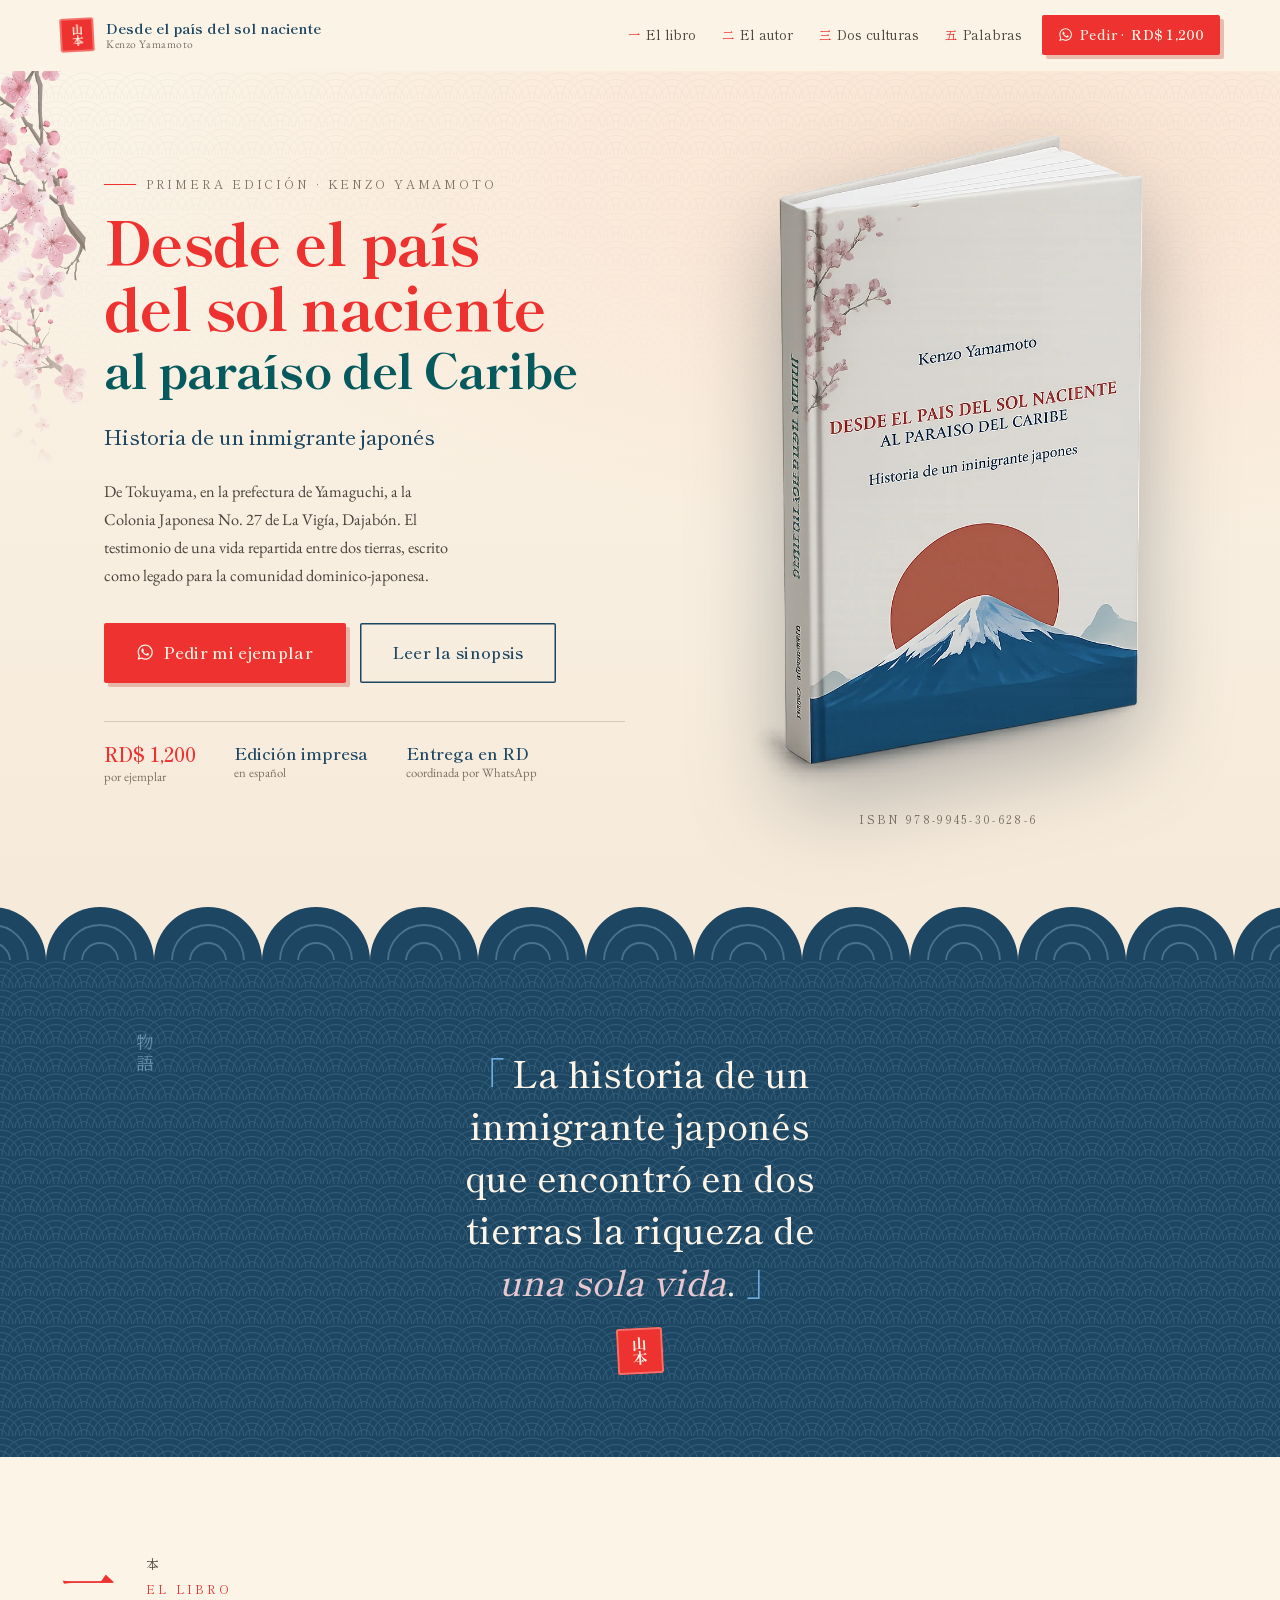
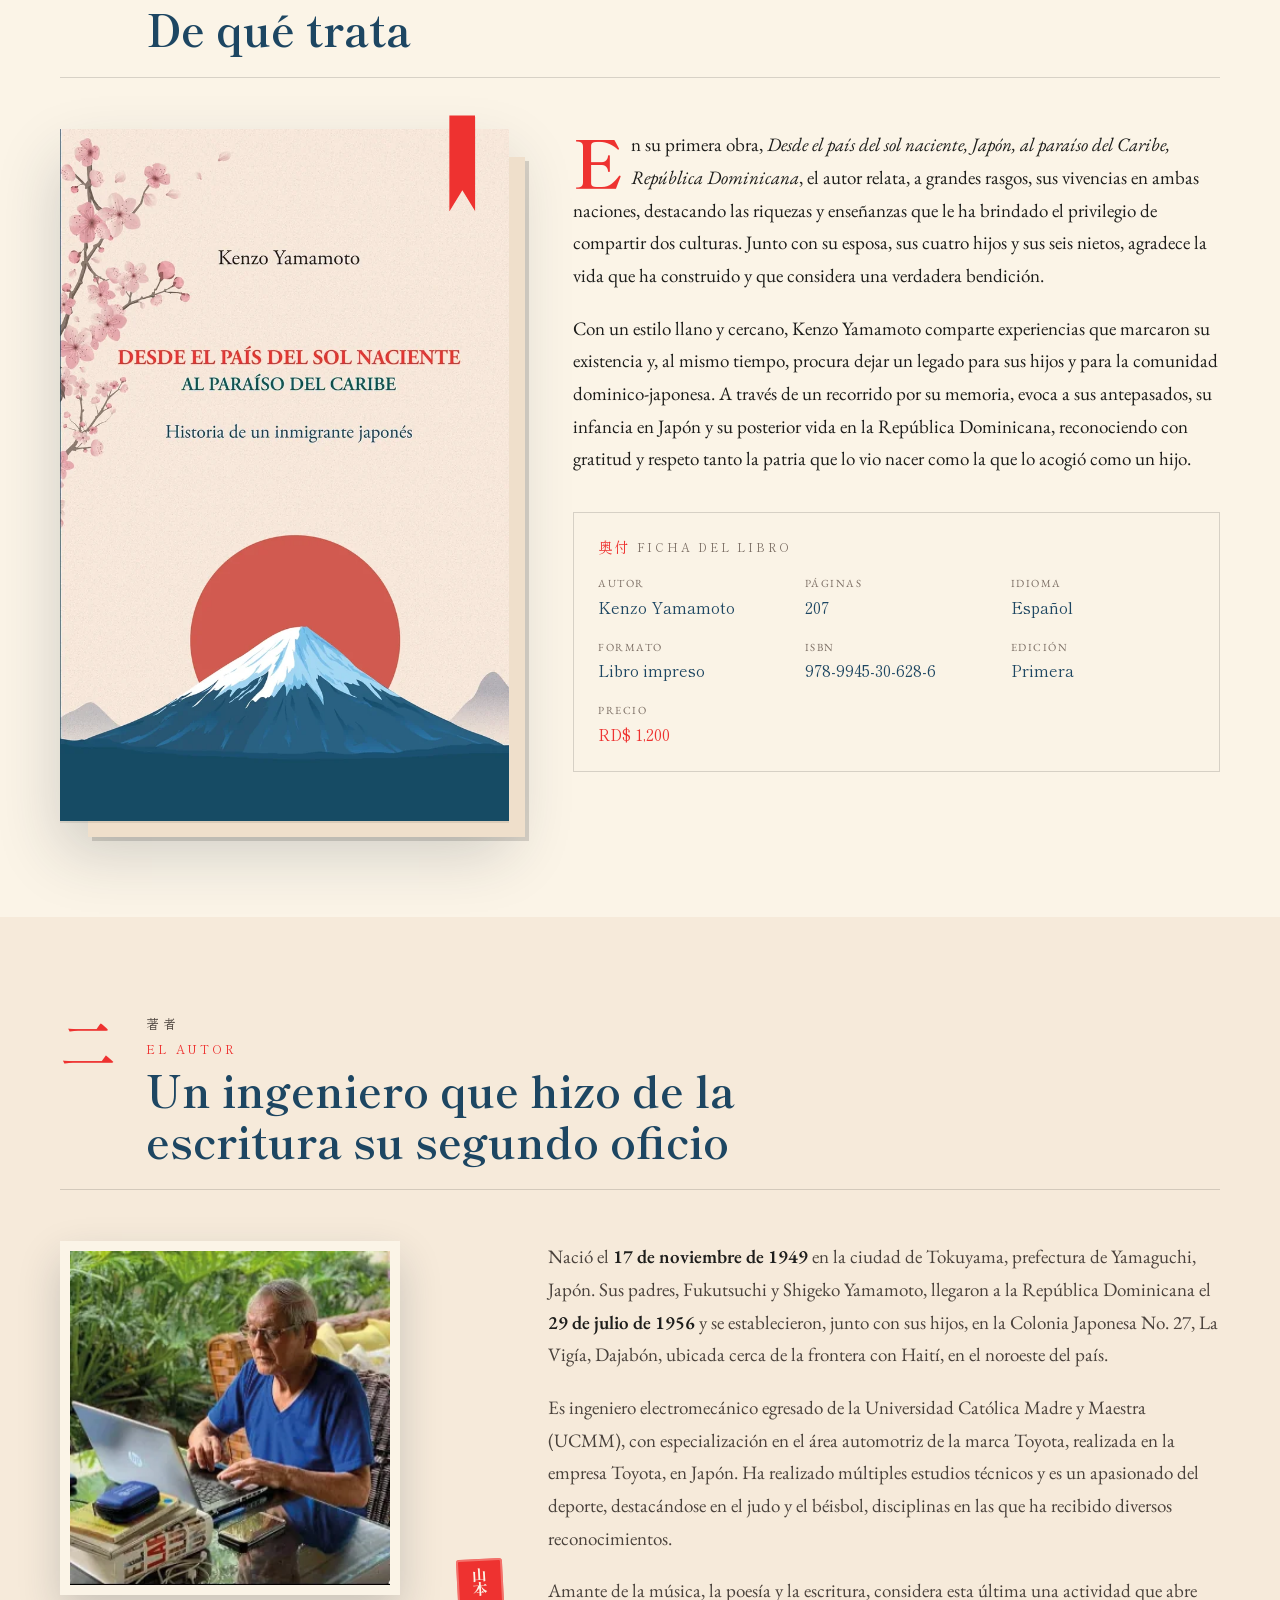
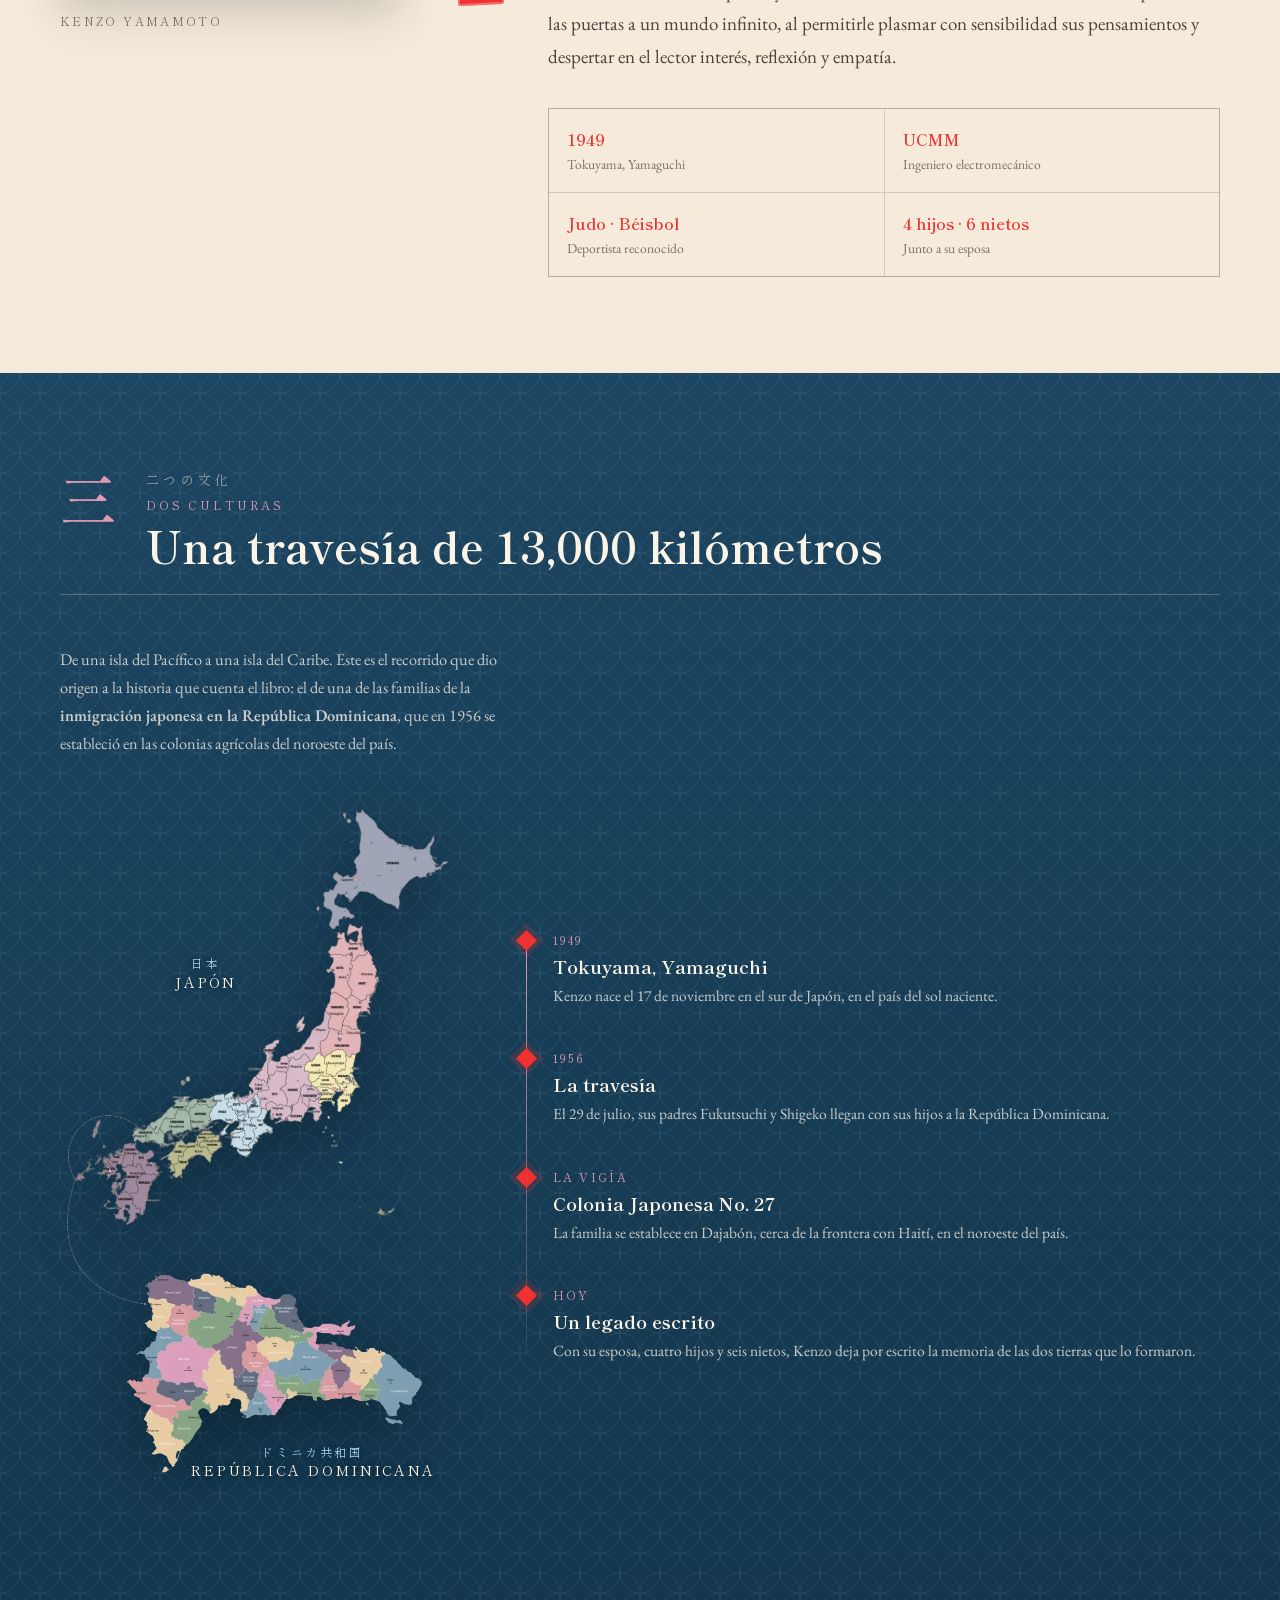
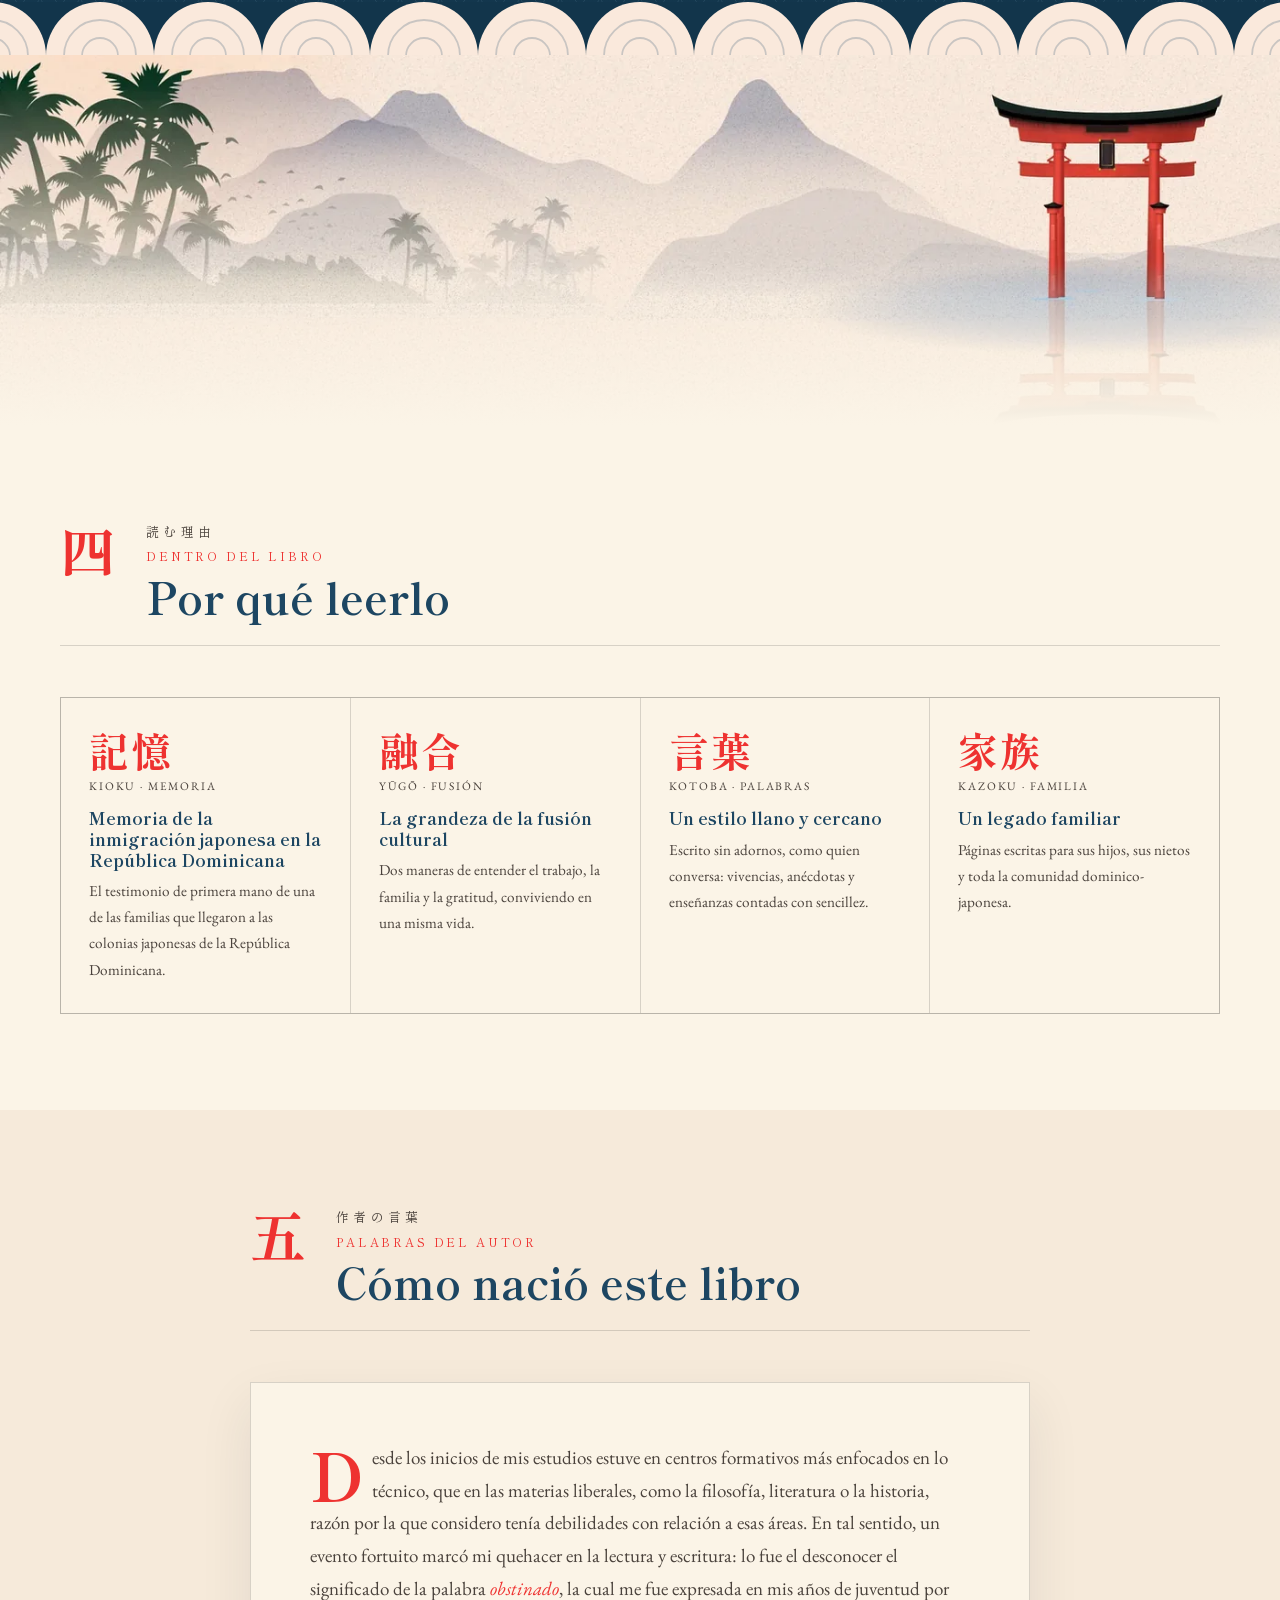
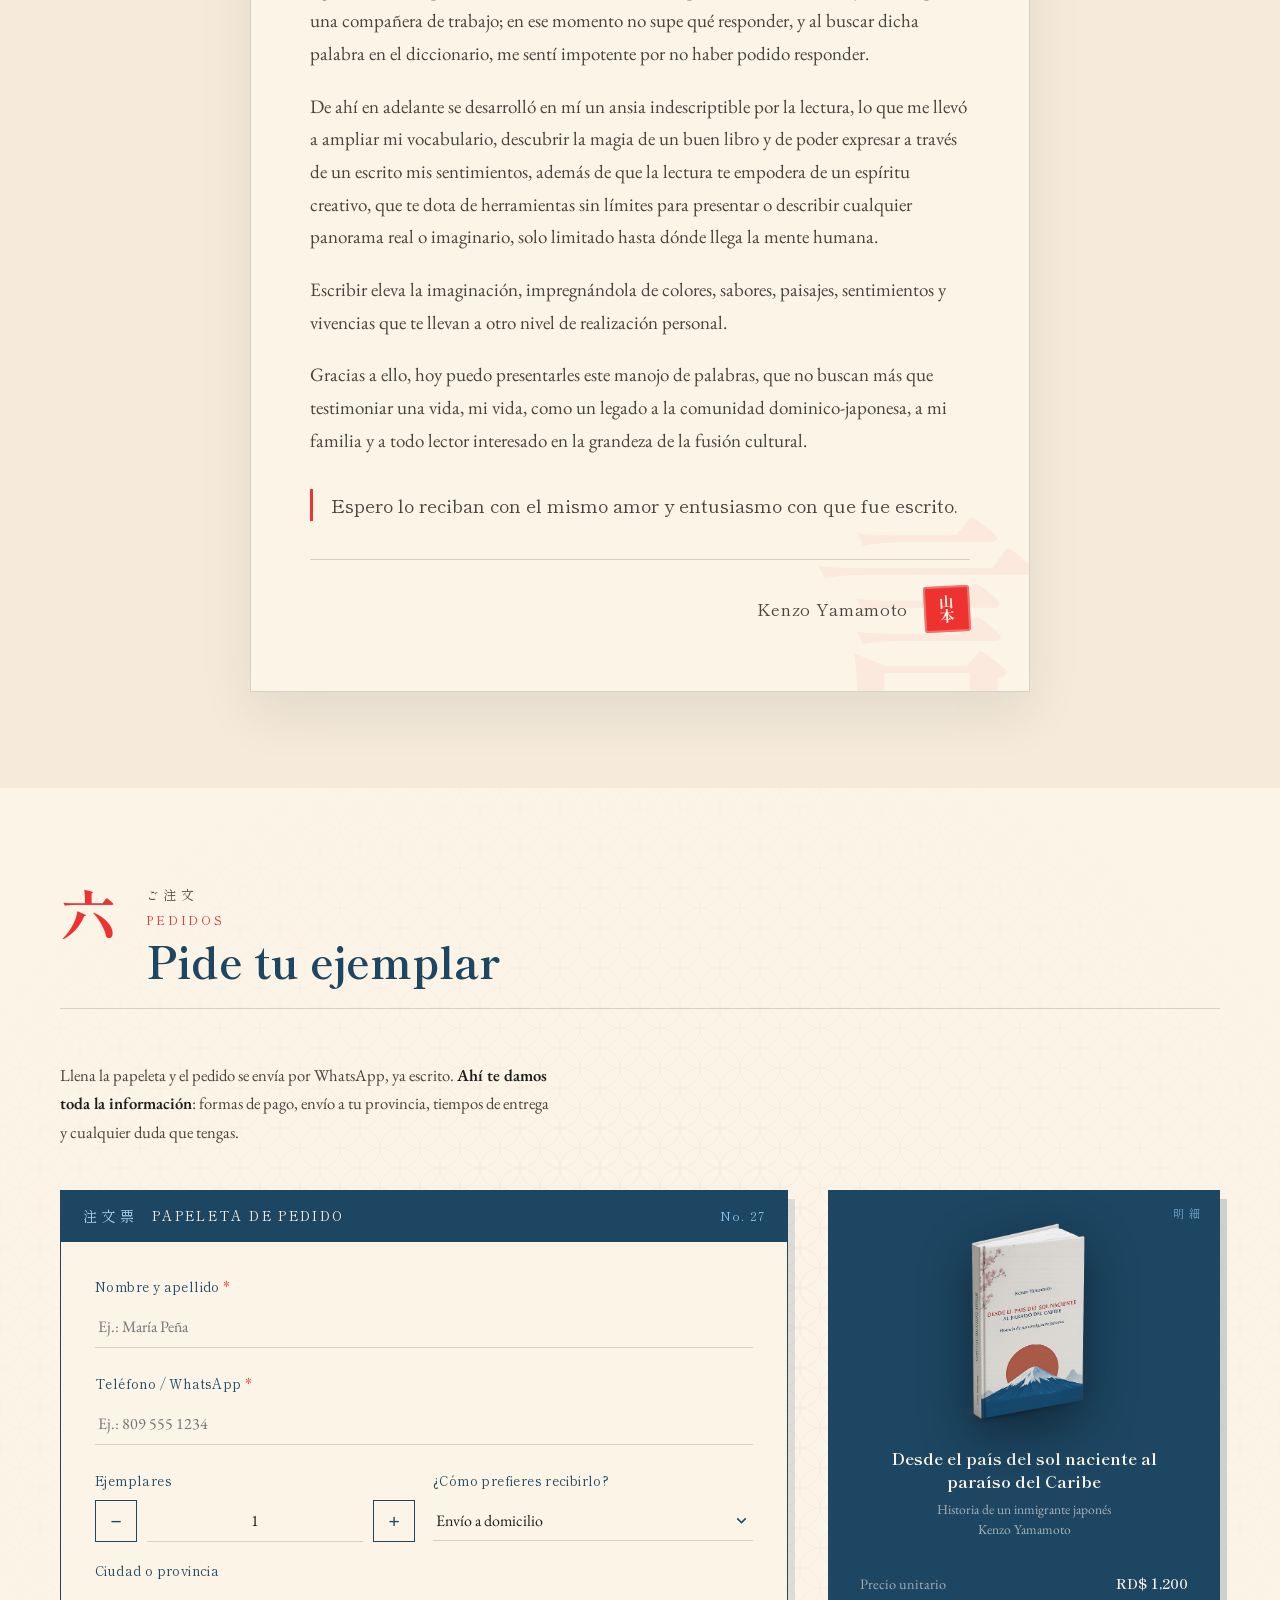
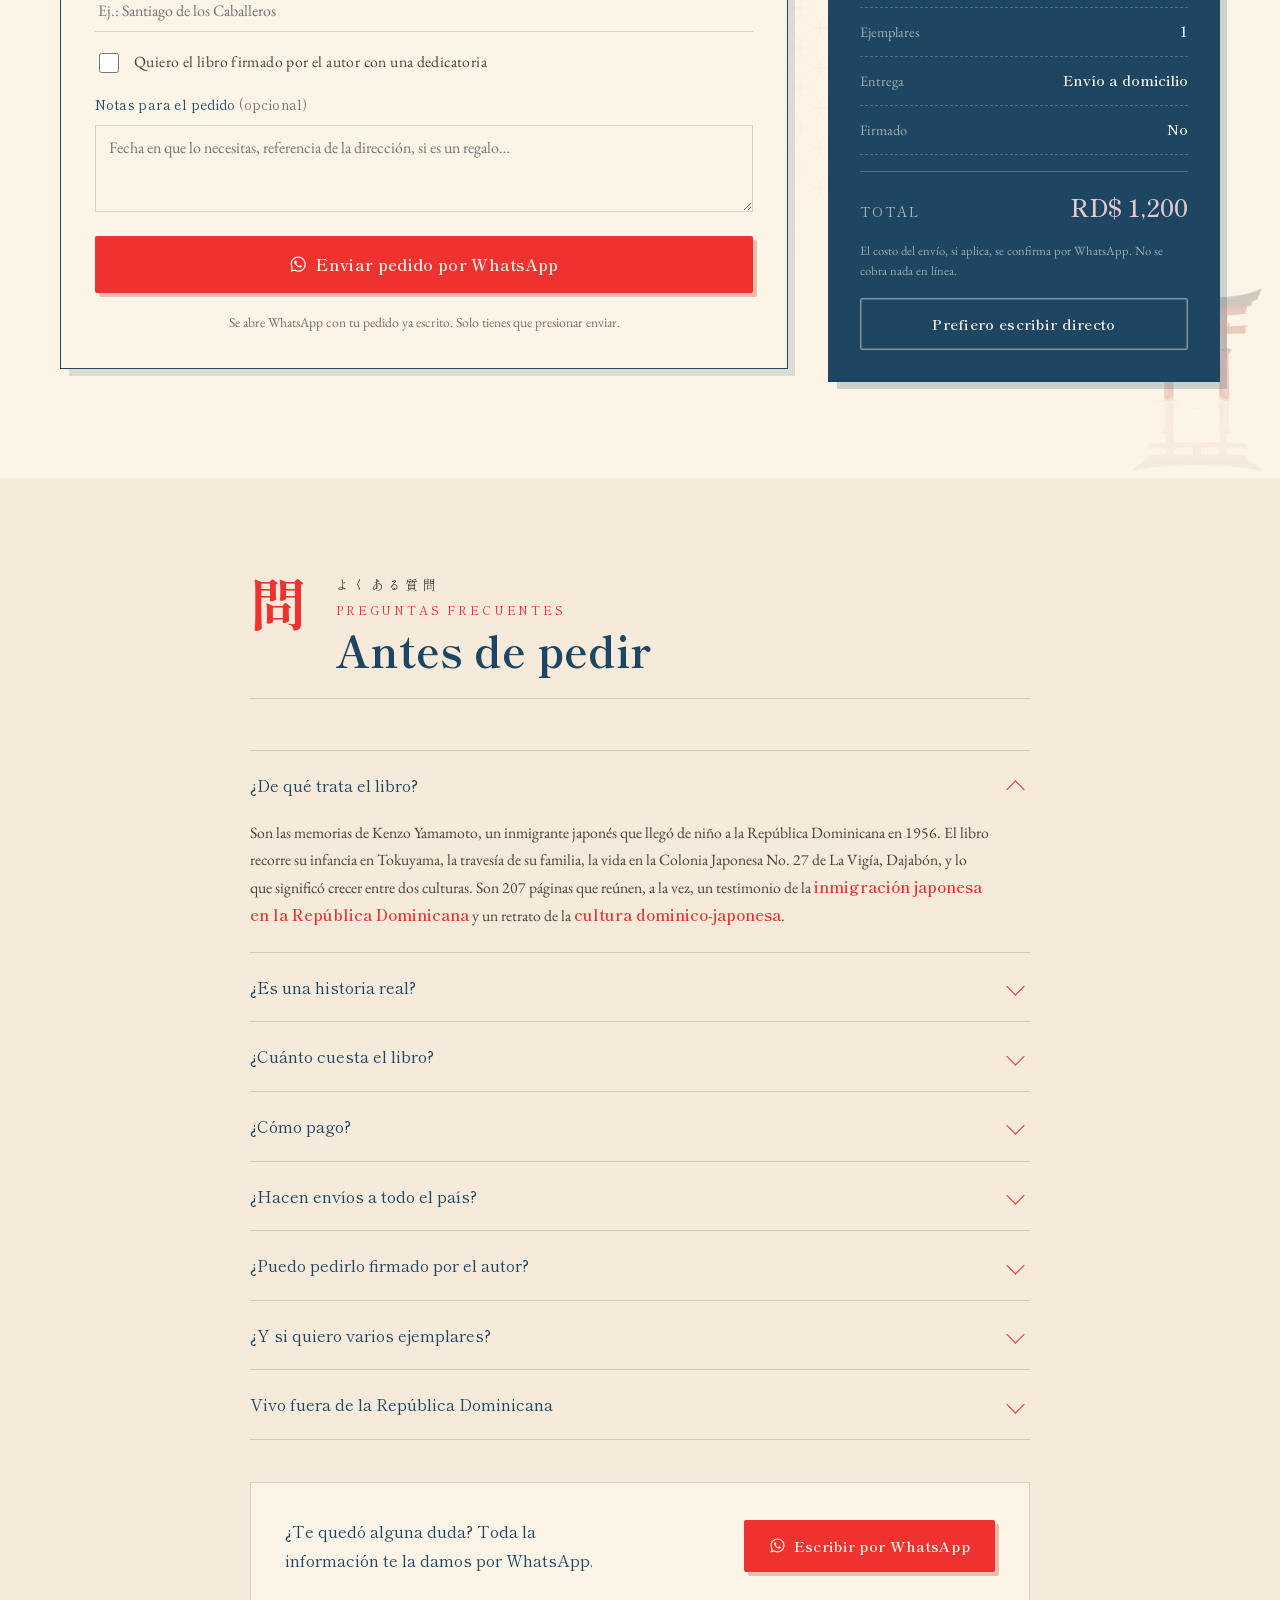
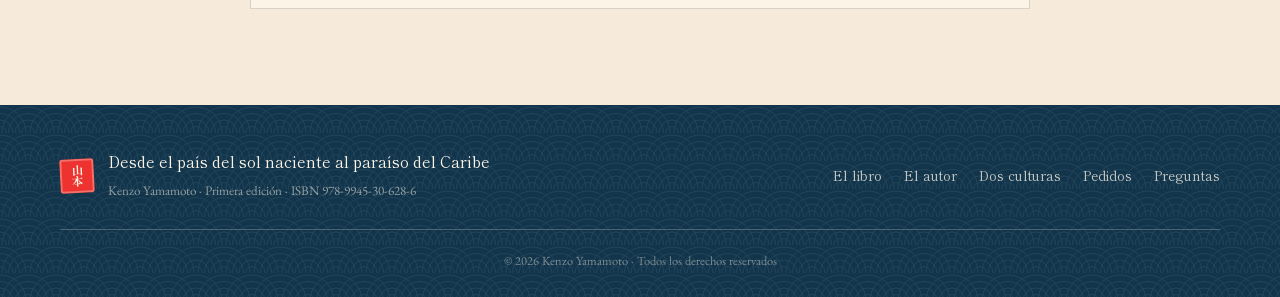
<file: index.html>
<!DOCTYPE html>
<html lang="es-DO">
<head>
<meta charset="UTF-8">
<meta name="viewport" content="width=device-width, initial-scale=1">

<!-- ═══════════════════════════════════════════════════════════════════════
     SEO — CÓMO SE VE ESTA PÁGINA EN GOOGLE Y AL COMPARTIRLA

     El dominio de producción es https://kenzoyamamoto.com y aparece en las
     etiquetas canonical, Open Graph y en los datos estructurados de abajo,
     además de en robots.txt y sitemap.xml.

     Mientras el sitio se prueba en GitHub Pages, la etiqueta «canonical»
     sigue apuntando a kenzoyamamoto.com a propósito: así Google entiende
     que la copia de pruebas no es una página distinta y no la indexa
     como contenido duplicado.
     ═══════════════════════════════════════════════════════════════════════ -->

<title>Desde el país del sol naciente al paraíso del Caribe | Kenzo Yamamoto</title>

<meta name="description" content="Memorias de Kenzo Yamamoto sobre la inmigración japonesa en la República Dominicana: de Tokuyama a la Colonia Japonesa No. 27, Dajabón. RD$ 1,200.">

<meta name="author" content="Kenzo Yamamoto">
<meta name="robots" content="index, follow, max-image-preview:large, max-snippet:-1">
<meta name="theme-color" content="#1D4662">

<!-- Dirección oficial de la página: evita que Google la trate como duplicada -->
<link rel="canonical" href="https://kenzoyamamoto.com/">
<link rel="alternate" hreflang="es-do" href="https://kenzoyamamoto.com/">
<link rel="alternate" hreflang="x-default" href="https://kenzoyamamoto.com/">

<!-- Vista previa al compartir en WhatsApp, Facebook e Instagram -->
<meta property="og:type" content="book">
<meta property="og:site_name" content="Kenzo Yamamoto — Desde el país del sol naciente al paraíso del Caribe">
<meta property="og:title" content="Desde el país del sol naciente al paraíso del Caribe">
<meta property="og:description" content="Historia de un inmigrante japonés que encontró en dos tierras la riqueza de una sola vida. Memorias de Kenzo Yamamoto. RD$ 1,200.">
<meta property="og:url" content="https://kenzoyamamoto.com/">
<meta property="og:image" content="https://kenzoyamamoto.com/assets/book-cover.webp">
<meta property="og:image:width" content="696">
<meta property="og:image:height" content="1150">
<meta property="og:image:alt" content="Portada del libro: el monte Fuji bajo el sol naciente y una rama de cerezo en flor">
<meta property="og:locale" content="es_DO">
<meta property="book:author" content="Kenzo Yamamoto">
<meta property="book:isbn" content="978-9945-30-628-6">

<!-- Vista previa en X / Twitter -->
<meta name="twitter:card" content="summary_large_image">
<meta name="twitter:title" content="Desde el país del sol naciente al paraíso del Caribe">
<meta name="twitter:description" content="Historia de un inmigrante japonés que encontró en dos tierras la riqueza de una sola vida. Memorias de Kenzo Yamamoto.">
<meta name="twitter:image" content="https://kenzoyamamoto.com/assets/book-cover.webp">

<!-- Iconos -->
<link rel="icon" href="assets/torii.webp">
<link rel="apple-touch-icon" href="assets/torii.webp">

<!-- Tipografías: se avisa al navegador antes de tiempo para que carguen antes -->
<link rel="preconnect" href="https://fonts.googleapis.com">
<link rel="preconnect" href="https://fonts.gstatic.com" crossorigin>
<link href="https://fonts.googleapis.com/css2?family=Shippori+Mincho:wght@400;500;600;700;800&family=EB+Garamond:ital,wght@0,400;0,500;0,600;1,400;1,500&display=swap" rel="stylesheet">

<!-- La portada del libro es la imagen grande de la cabecera: se pide primero -->
<link rel="preload" as="image" href="assets/book-cover.webp" fetchpriority="high">

<link rel="stylesheet" href="css/styles.css?v=8">

<!-- ═══════════════════════════════════════════════════════════════════════
     DATOS ESTRUCTURADOS (schema.org)
     Le explican a Google qué es esta página. Gracias a esto puede mostrar
     el libro con su precio, y las preguntas frecuentes desplegables en los
     resultados de búsqueda.
     Si cambias el precio en js/main.js, cámbialo también aquí abajo.
     ═══════════════════════════════════════════════════════════════════════ -->
<script type="application/ld+json">
{
  "@context": "https://schema.org",
  "@graph": [
    {
      "@type": "WebSite",
      "@id": "https://kenzoyamamoto.com/#sitio",
      "url": "https://kenzoyamamoto.com/",
      "name": "Desde el país del sol naciente al paraíso del Caribe",
      "inLanguage": "es-DO",
      "publisher": { "@id": "https://kenzoyamamoto.com/#autor" }
    },
    {
      "@type": "Person",
      "@id": "https://kenzoyamamoto.com/#autor",
      "name": "Kenzo Yamamoto",
      "birthDate": "1949-11-17",
      "birthPlace": { "@type": "Place", "name": "Tokuyama, Yamaguchi, Japón" },
      "nationality": "Dominicana",
      "jobTitle": "Ingeniero electromecánico y escritor",
      "alumniOf": { "@type": "CollegeOrUniversity", "name": "Universidad Católica Madre y Maestra" },
      "image": "https://kenzoyamamoto.com/assets/author-photo.webp",
      "description": "Inmigrante japonés llegado a la República Dominicana en 1956, establecido en la Colonia Japonesa No. 27 de La Vigía, Dajabón."
    },
    {
      "@type": "Book",
      "@id": "https://kenzoyamamoto.com/#libro",
      "name": "Desde el país del sol naciente al paraíso del Caribe",
      "alternativeHeadline": "Historia de un inmigrante japonés",
      "url": "https://kenzoyamamoto.com/",
      "isbn": "978-9945-30-628-6",
      "bookEdition": "Primera edición",
      "bookFormat": "https://schema.org/Paperback",
      "numberOfPages": 207,
      "inLanguage": "es",
      "image": "https://kenzoyamamoto.com/assets/book-cover.webp",
      "author": { "@id": "https://kenzoyamamoto.com/#autor" },
      "about": [
        "Inmigración japonesa en la República Dominicana",
        "Colonias japonesas de Dajabón",
        "Memorias y autobiografía",
        "Cultura dominico-japonesa"
      ],
      "description": "El autor relata sus vivencias en Japón y en la República Dominicana, destacando las riquezas y enseñanzas que le ha brindado el privilegio de compartir dos culturas.",
      "offers": {
        "@type": "Offer",
        "price": "1200",
        "priceCurrency": "DOP",
        "availability": "https://schema.org/InStock",
        "itemCondition": "https://schema.org/NewCondition",
        "areaServed": { "@type": "Country", "name": "República Dominicana" },
        "seller": { "@id": "https://kenzoyamamoto.com/#autor" },
        "url": "https://kenzoyamamoto.com/#pedido"
      }
    },
    {
      "@type": "FAQPage",
      "@id": "https://kenzoyamamoto.com/#preguntas",
      "mainEntity": [
        {
          "@type": "Question",
          "name": "¿De qué trata el libro?",
          "acceptedAnswer": { "@type": "Answer", "text": "Son las memorias de Kenzo Yamamoto, un inmigrante japonés que llegó de niño a la República Dominicana en 1956. El libro recorre su infancia en Tokuyama, la travesía de su familia, la vida en la Colonia Japonesa No. 27 de La Vigía, Dajabón, y lo que significó crecer entre dos culturas. Son 207 páginas que reúnen, a la vez, un testimonio de la inmigración japonesa en la República Dominicana y un retrato de la cultura dominico-japonesa." }
        },
        {
          "@type": "Question",
          "name": "¿Es una historia real?",
          "acceptedAnswer": { "@type": "Answer", "text": "Sí. Es un relato autobiográfico: el autor cuenta su propia vida y la de su familia, con fechas, lugares y personas reales. No es una novela." }
        },
        {
          "@type": "Question",
          "name": "¿Cuánto cuesta el libro?",
          "acceptedAnswer": { "@type": "Answer", "text": "RD$ 1,200 por ejemplar. Si el pedido lleva envío, el costo depende de la provincia y se confirma por WhatsApp antes de despachar." }
        },
        {
          "@type": "Question",
          "name": "¿Cómo pago el libro?",
          "acceptedAnswer": { "@type": "Answer", "text": "El pago se acuerda directamente por WhatsApp. Escríbenos y te indicamos las formas disponibles para que elijas la que mejor te convenga." }
        },
        {
          "@type": "Question",
          "name": "¿Hacen envíos a todo el país?",
          "acceptedAnswer": { "@type": "Answer", "text": "Coordinamos envíos dentro de la República Dominicana. Escríbenos por WhatsApp con tu provincia y te decimos cómo y cuándo te llega." }
        },
        {
          "@type": "Question",
          "name": "¿Puedo pedir el libro firmado por el autor?",
          "acceptedAnswer": { "@type": "Answer", "text": "Sí. Al hacer el pedido se marca la casilla de dedicatoria y se indica el nombre de la persona. Es ideal para regalo." }
        },
        {
          "@type": "Question",
          "name": "¿Puedo pedir varios ejemplares?",
          "acceptedAnswer": { "@type": "Answer", "text": "Sí, se indica la cantidad en el formulario. Para pedidos de bibliotecas, escuelas o instituciones conviene escribir por WhatsApp." }
        },
        {
          "@type": "Question",
          "name": "¿Puedo comprarlo desde fuera de la República Dominicana?",
          "acceptedAnswer": { "@type": "Answer", "text": "Sí. Escríbenos por WhatsApp indicando tu país y buscamos la mejor forma de hacerte llegar el ejemplar." }
        }
      ]
    }
  ]
}
</script>
</head>
<body>

<a class="skip-link" href="#pedido">Saltar al formulario de pedido</a>

<!-- ═══════════════════ NAV ═══════════════════ -->
<header class="nav" id="nav">
  <div class="nav__progress" id="progress" aria-hidden="true"></div>

  <div class="nav__inner">
    <a class="nav__brand" href="#inicio">
      <span class="hanko hanko--sm" aria-hidden="true">山本</span>
      <span class="nav__brandtxt">
        <strong>Desde el país del sol naciente</strong>
        <small>Kenzo Yamamoto</small>
      </span>
    </a>

    <nav class="nav__links" aria-label="Capítulos">
      <a href="#libro"><i aria-hidden="true">一</i>El libro</a>
      <a href="#autor"><i aria-hidden="true">二</i>El autor</a>
      <a href="#culturas"><i aria-hidden="true">三</i>Dos culturas</a>
      <a href="#palabras"><i aria-hidden="true">五</i>Palabras</a>
    </nav>

    <a class="btn btn--shu nav__cta" href="#pedido">
      <svg class="ico-wa" viewBox="0 0 24 24" aria-hidden="true"><path d="M12.04 2C6.58 2 2.13 6.45 2.13 11.91c0 1.75.46 3.45 1.32 4.95L2 22l5.25-1.38a9.9 9.9 0 0 0 4.79 1.22h.01c5.46 0 9.91-4.45 9.91-9.91 0-2.65-1.03-5.14-2.9-7.01A9.82 9.82 0 0 0 12.04 2Zm0 18.13h-.01a8.2 8.2 0 0 1-4.19-1.15l-.3-.18-3.12.82.83-3.04-.2-.31a8.2 8.2 0 0 1-1.26-4.36c0-4.54 3.7-8.24 8.25-8.24 2.2 0 4.27.86 5.83 2.42a8.19 8.19 0 0 1 2.41 5.83c0 4.54-3.7 8.21-8.24 8.21Zm4.52-6.16c-.25-.12-1.47-.72-1.69-.81-.23-.08-.39-.12-.56.13-.16.24-.64.8-.78.97-.14.16-.29.18-.54.06-.25-.12-1.05-.39-1.99-1.23-.74-.66-1.24-1.47-1.38-1.72-.15-.25-.02-.38.11-.5.11-.11.25-.29.37-.43.13-.15.17-.25.25-.41.08-.17.04-.31-.02-.43-.06-.12-.56-1.34-.76-1.84-.2-.48-.41-.42-.56-.43h-.48c-.16 0-.43.06-.65.31-.22.25-.85.83-.85 2.02s.87 2.34.99 2.5c.12.16 1.71 2.61 4.15 3.66.58.25 1.03.4 1.39.51.58.19 1.11.16 1.53.1.47-.07 1.47-.6 1.67-1.18.21-.58.21-1.07.15-1.18-.06-.11-.22-.17-.47-.29Z"/></svg>
      Pedir · <b id="navPrecio">RD$ 1,200</b>
    </a>

    <button class="nav__burger" id="burger" aria-label="Abrir menú" aria-expanded="false" aria-controls="mobileMenu">
      <span></span><span></span><span></span>
    </button>
  </div>

  <div class="nav__mobile" id="mobileMenu" hidden>
    <a href="#libro"><i aria-hidden="true">一</i>El libro</a>
    <a href="#autor"><i aria-hidden="true">二</i>El autor</a>
    <a href="#culturas"><i aria-hidden="true">三</i>Dos culturas</a>
    <a href="#dentro"><i aria-hidden="true">四</i>Por qué leerlo</a>
    <a href="#palabras"><i aria-hidden="true">五</i>Palabras del autor</a>
    <a href="#pedido" class="nav__mobile-cta"><i aria-hidden="true">六</i>Pedir mi ejemplar</a>
  </div>
</header>

<!-- ═══════════════════ PORTADA ═══════════════════ -->
<section class="hero" id="inicio">
  <div class="hero__seigaiha" aria-hidden="true"></div>
  <img class="hero__sakura" src="assets/sakura-rama.webp" alt="" aria-hidden="true" width="520" height="2053">
  <div class="petals" id="petals" aria-hidden="true"></div>

  <div class="wrap hero__grid">
    <div class="hero__text">
      <p class="tate tate--hero" aria-hidden="true">日出づる国からカリブの楽園へ</p>

      <p class="eyebrow"><span class="eyebrow__rule" aria-hidden="true"></span>Primera edición · Kenzo Yamamoto</p>

      <h1 class="hero__title">
        <span class="hero__t1">Desde el país<br>del sol naciente</span>
        <span class="hero__t2">al paraíso del Caribe</span>
      </h1>

      <p class="hero__sub">Historia de un inmigrante japonés</p>

      <p class="hero__lede">
        De Tokuyama, en la prefectura de Yamaguchi, a la Colonia Japonesa No.&nbsp;27 de
        La Vigía, Dajabón. El testimonio de una vida repartida entre dos tierras,
        escrito como legado para la comunidad dominico-japonesa.
      </p>

      <div class="hero__actions">
        <a class="btn btn--shu btn--lg" href="#pedido">
          <svg class="ico-wa" viewBox="0 0 24 24" aria-hidden="true"><path d="M12.04 2C6.58 2 2.13 6.45 2.13 11.91c0 1.75.46 3.45 1.32 4.95L2 22l5.25-1.38a9.9 9.9 0 0 0 4.79 1.22h.01c5.46 0 9.91-4.45 9.91-9.91 0-2.65-1.03-5.14-2.9-7.01A9.82 9.82 0 0 0 12.04 2Zm0 18.13h-.01a8.2 8.2 0 0 1-4.19-1.15l-.3-.18-3.12.82.83-3.04-.2-.31a8.2 8.2 0 0 1-1.26-4.36c0-4.54 3.7-8.24 8.25-8.24 2.2 0 4.27.86 5.83 2.42a8.19 8.19 0 0 1 2.41 5.83c0 4.54-3.7 8.21-8.24 8.21Zm4.52-6.16c-.25-.12-1.47-.72-1.69-.81-.23-.08-.39-.12-.56.13-.16.24-.64.8-.78.97-.14.16-.29.18-.54.06-.25-.12-1.05-.39-1.99-1.23-.74-.66-1.24-1.47-1.38-1.72-.15-.25-.02-.38.11-.5.11-.11.25-.29.37-.43.13-.15.17-.25.25-.41.08-.17.04-.31-.02-.43-.06-.12-.56-1.34-.76-1.84-.2-.48-.41-.42-.56-.43h-.48c-.16 0-.43.06-.65.31-.22.25-.85.83-.85 2.02s.87 2.34.99 2.5c.12.16 1.71 2.61 4.15 3.66.58.25 1.03.4 1.39.51.58.19 1.11.16 1.53.1.47-.07 1.47-.6 1.67-1.18.21-.58.21-1.07.15-1.18-.06-.11-.22-.17-.47-.29Z"/></svg>
          Pedir mi ejemplar
        </a>
        <a class="btn btn--linea btn--lg" href="#libro">Leer la sinopsis</a>
      </div>

      <ul class="hero__meta">
        <li><b id="heroPrecio">RD$ 1,200</b><span>por ejemplar</span></li>
        <li><b>Edición impresa</b><span>en español</span></li>
        <li><b>Entrega en RD</b><span>coordinada por WhatsApp</span></li>
      </ul>
    </div>

    <figure class="hero__book">
      <div class="hero__bookwrap">
        <img src="assets/book-cover.webp" width="696" height="1150" fetchpriority="high" decoding="async"
             alt="Portada del libro Desde el país del sol naciente al paraíso del Caribe, de Kenzo Yamamoto">
      </div>
      <figcaption>ISBN 978-9945-30-628-6</figcaption>
    </figure>
  </div>
</section>

<!-- cresta de olas 青海波: la portada entra en el mar -->
<div class="crest" aria-hidden="true"></div>

<!-- ═══════════════════ MAR / CITA ═══════════════════ -->
<section class="mar">
  <div class="mar__olas" aria-hidden="true"></div>
  <div class="wrap mar__inner">
    <p class="tate tate--mar" aria-hidden="true">物語</p>
    <blockquote class="mar__cita">
      La historia de un inmigrante japonés que encontró
      en dos tierras la riqueza de <em>una sola vida</em>.
    </blockquote>
    <span class="hanko hanko--mar" aria-hidden="true">山本</span>
  </div>
</section>

<!-- ═══════════════════ 一 · EL LIBRO ═══════════════════ -->
<section class="section" id="libro">
  <div class="wrap">
    <header class="cap">
      <span class="cap__num" aria-hidden="true">一</span>
      <div>
        <p class="cap__jp" aria-hidden="true">本</p>
        <p class="cap__kicker">El libro</p>
        <h2>De qué trata</h2>
      </div>
    </header>

    <div class="libro">
      <figure class="libro__portada">
        <img src="assets/portada.webp" loading="lazy" width="760" height="1170"
             alt="Portada del libro: el monte Fuji bajo el sol naciente y una rama de cerezo en flor">
        <span class="libro__cinta" aria-hidden="true"></span>
      </figure>

      <div class="libro__texto">
        <p class="capitular">
          En su primera obra, <em>Desde el país del sol naciente, Japón, al paraíso del Caribe,
          República Dominicana</em>, el autor relata, a grandes rasgos, sus vivencias en ambas
          naciones, destacando las riquezas y enseñanzas que le ha brindado el privilegio de
          compartir dos culturas. Junto con su esposa, sus cuatro hijos y sus seis nietos,
          agradece la vida que ha construido y que considera una verdadera bendición.
        </p>
        <p>
          Con un estilo llano y cercano, Kenzo Yamamoto comparte experiencias que marcaron su
          existencia y, al mismo tiempo, procura dejar un legado para sus hijos y para la
          comunidad dominico-japonesa. A través de un recorrido por su memoria, evoca a sus
          antepasados, su infancia en Japón y su posterior vida en la República Dominicana,
          reconociendo con gratitud y respeto tanto la patria que lo vio nacer como la que lo
          acogió como un hijo.
        </p>

        <div class="colofon">
          <p class="colofon__t"><i aria-hidden="true">奥付</i> Ficha del libro</p>
          <dl>
            <div><dt>Autor</dt><dd>Kenzo Yamamoto</dd></div>
            <div><dt>Páginas</dt><dd>207</dd></div>
            <div><dt>Idioma</dt><dd>Español</dd></div>
            <div><dt>Formato</dt><dd>Libro impreso</dd></div>
            <div><dt>ISBN</dt><dd>978-9945-30-628-6</dd></div>
            <div><dt>Edición</dt><dd>Primera</dd></div>
            <div><dt>Precio</dt><dd id="fichaPrecio">RD$ 1,200</dd></div>
          </dl>
        </div>

        
      </div>
    </div>
  </div>
</section>

<!-- ═══════════════════ 二 · EL AUTOR ═══════════════════ -->
<section class="section section--washi" id="autor">
  <div class="wrap">
    <header class="cap">
      <span class="cap__num" aria-hidden="true">二</span>
      <div>
        <p class="cap__jp" aria-hidden="true">著者</p>
        <p class="cap__kicker">El autor</p>
        <h2>Un ingeniero que hizo de la<br>escritura su segundo oficio</h2>
      </div>
    </header>

    <div class="autor">
      <figure class="autor__foto">
        <img src="assets/author-photo.webp" loading="lazy" width="290" height="302"
             alt="Kenzo Yamamoto, autor dominico-japonés, escribiendo en su computadora rodeado de vegetación">
        <span class="hanko hanko--foto" aria-hidden="true">山本</span>
        <figcaption>Kenzo Yamamoto</figcaption>
      </figure>

      <div class="autor__bio">
        <p>
          Nació el <b>17 de noviembre de 1949</b> en la ciudad de Tokuyama, prefectura
          de Yamaguchi, Japón. Sus padres, Fukutsuchi y Shigeko Yamamoto, llegaron a la República
          Dominicana el <b>29 de julio de 1956</b> y se establecieron, junto con sus
          hijos, en la Colonia Japonesa No.&nbsp;27, La Vigía, Dajabón, ubicada cerca de la
          frontera con Haití, en el noroeste del país.
        </p>
        <p>
          Es ingeniero electromecánico egresado de la Universidad Católica Madre y Maestra (UCMM),
          con especialización en el área automotriz de la marca Toyota, realizada en la empresa
          Toyota, en Japón. Ha realizado múltiples estudios técnicos y es un apasionado del deporte,
          destacándose en el judo y el béisbol, disciplinas en las que ha recibido diversos
          reconocimientos.
        </p>
        <p>
          Amante de la música, la poesía y la escritura, considera esta última una actividad que
          abre las puertas a un mundo infinito, al permitirle plasmar con sensibilidad sus
          pensamientos y despertar en el lector interés, reflexión y empatía.
        </p>

        <ul class="datos">
          <li><b>1949</b><span>Tokuyama, Yamaguchi</span></li>
          <li><b>UCMM</b><span>Ingeniero electromecánico</span></li>
          <li><b>Judo · Béisbol</b><span>Deportista reconocido</span></li>
          <li><b>4 hijos · 6 nietos</b><span>Junto a su esposa</span></li>
        </ul>
      </div>
    </div>
  </div>
</section>

<!-- ═══════════════════ 三 · DOS CULTURAS ═══════════════════ -->
<section class="section section--ai" id="culturas">
  <div class="ai__olas" aria-hidden="true"></div>

  <div class="wrap">
    <header class="cap cap--claro">
      <span class="cap__num" aria-hidden="true">三</span>
      <div>
        <p class="cap__jp" aria-hidden="true">二つの文化</p>
        <p class="cap__kicker">Dos culturas</p>
        <h2>Una travesía de 13,000 kilómetros</h2>
      </div>
    </header>

    <p class="lede-claro">
      De una isla del Pacífico a una isla del Caribe. Este es el recorrido que dio origen
      a la historia que cuenta el libro: el de una de las familias de la
      <b>inmigración japonesa en la República Dominicana</b>, que en 1956 se
      estableció en las colonias agrícolas del noroeste del país.
    </p>

    <div class="cruce">
      <figure class="cruce__mapa">
        <div class="cruce__lienzo">
          <img src="assets/mapas.webp" loading="lazy" width="760" height="1317"
               alt="Mapa de la inmigración japonesa a la República Dominicana: la ruta de Yamaguchi, Japón, hasta Dajabón">
          <span class="mapa-tag mapa-tag--jp"><i aria-hidden="true">日本</i>Japón</span>
          <span class="mapa-tag mapa-tag--rd"><i aria-hidden="true">ドミニカ共和国</i>República Dominicana</span>
        </div>
      </figure>

      <ol class="ruta">
        <li>
          <span class="ruta__año">1949</span>
          <h3>Tokuyama, Yamaguchi</h3>
          <p>Kenzo nace el 17 de noviembre en el sur de Japón, en el país del sol naciente.</p>
        </li>
        <li>
          <span class="ruta__año">1956</span>
          <h3>La travesía</h3>
          <p>El 29 de julio, sus padres Fukutsuchi y Shigeko llegan con sus hijos a la República Dominicana.</p>
        </li>
        <li>
          <span class="ruta__año">La Vigía</span>
          <h3>Colonia Japonesa No.&nbsp;27</h3>
          <p>La familia se establece en Dajabón, cerca de la frontera con Haití, en el noroeste del país.</p>
        </li>
        <li>
          <span class="ruta__año">Hoy</span>
          <h3>Un legado escrito</h3>
          <p>Con su esposa, cuatro hijos y seis nietos, Kenzo deja por escrito la memoria de las dos tierras que lo formaron.</p>
        </li>
      </ol>
    </div>
  </div>

  <div class="crest crest--baja" aria-hidden="true"></div>
</section>

<!-- franja del Caribe: palmeras, montañas y torii -->
<div class="banda-caribe" aria-hidden="true">
  <img src="assets/paisaje.webp" loading="lazy" width="1400" height="534" alt="">
</div>

<!-- ═══════════════════ 四 · POR QUÉ LEERLO ═══════════════════ -->
<section class="section" id="dentro">
  <div class="wrap">
    <header class="cap">
      <span class="cap__num" aria-hidden="true">四</span>
      <div>
        <p class="cap__jp" aria-hidden="true">読む理由</p>
        <p class="cap__kicker">Dentro del libro</p>
        <h2>Por qué leerlo</h2>
      </div>
    </header>

    <div class="razones">
      <article>
        <span class="kanji" aria-hidden="true">記憶</span>
        <p class="romaji" aria-hidden="true">kioku · memoria</p>
        <h3>Memoria de la inmigración japonesa en la República Dominicana</h3>
        <p>El testimonio de primera mano de una de las familias que llegaron a las colonias japonesas de la República Dominicana.</p>
      </article>
      <article>
        <span class="kanji" aria-hidden="true">融合</span>
        <p class="romaji" aria-hidden="true">yūgō · fusión</p>
        <h3>La grandeza de la fusión cultural</h3>
        <p>Dos maneras de entender el trabajo, la familia y la gratitud, conviviendo en una misma vida.</p>
      </article>
      <article>
        <span class="kanji" aria-hidden="true">言葉</span>
        <p class="romaji" aria-hidden="true">kotoba · palabras</p>
        <h3>Un estilo llano y cercano</h3>
        <p>Escrito sin adornos, como quien conversa: vivencias, anécdotas y enseñanzas contadas con sencillez.</p>
      </article>
      <article>
        <span class="kanji" aria-hidden="true">家族</span>
        <p class="romaji" aria-hidden="true">kazoku · familia</p>
        <h3>Un legado familiar</h3>
        <p>Páginas escritas para sus hijos, sus nietos y toda la comunidad dominico-japonesa.</p>
      </article>
    </div>
  </div>
</section>

<!-- ═══════════════════ 五 · PALABRAS DEL AUTOR ═══════════════════ -->
<section class="section section--washi" id="palabras">
  <div class="wrap narrow">
    <header class="cap">
      <span class="cap__num" aria-hidden="true">五</span>
      <div>
        <p class="cap__jp" aria-hidden="true">作者の言葉</p>
        <p class="cap__kicker">Palabras del autor</p>
        <h2>Cómo nació este libro</h2>
      </div>
    </header>

    <div class="carta">
      <span class="carta__marca" aria-hidden="true">言</span>

      <p class="capitular">
        Desde los inicios de mis estudios estuve en centros formativos más enfocados en lo
        técnico, que en las materias liberales, como la filosofía, literatura o la historia,
        razón por la que considero tenía debilidades con relación a esas áreas. En tal sentido,
        un evento fortuito marcó mi quehacer en la lectura y escritura: lo fue el desconocer el
        significado de la palabra <em>obstinado</em>, la cual me fue expresada en mis años de
        juventud por una compañera de trabajo; en ese momento no supe qué responder, y al buscar
        dicha palabra en el diccionario, me sentí impotente por no haber podido responder.
      </p>
      <p>
        De ahí en adelante se desarrolló en mí un ansia indescriptible por la lectura, lo que me
        llevó a ampliar mi vocabulario, descubrir la magia de un buen libro y de poder expresar
        a través de un escrito mis sentimientos, además de que la lectura te empodera de un
        espíritu creativo, que te dota de herramientas sin límites para presentar o describir
        cualquier panorama real o imaginario, solo limitado hasta dónde llega la mente humana.
      </p>
      <p>
        Escribir eleva la imaginación, impregnándola de colores, sabores, paisajes, sentimientos
        y vivencias que te llevan a otro nivel de realización personal.
      </p>
      <p>
        Gracias a ello, hoy puedo presentarles este manojo de palabras, que no buscan más que
        testimoniar una vida, mi vida, como un legado a la comunidad dominico-japonesa, a mi
        familia y a todo lector interesado en la grandeza de la fusión cultural.
      </p>

      <p class="carta__cierre">Espero lo reciban con el mismo amor y entusiasmo con que fue escrito.</p>

      <div class="firma">
        <span class="firma__nombre">Kenzo Yamamoto</span>
        <span class="hanko" aria-hidden="true">山本</span>
      </div>
    </div>
  </div>
</section>

<!-- ═══════════════════ 六 · PEDIDO ═══════════════════ -->
<section class="section section--pedido" id="pedido">
  <div class="pedido__shippo" aria-hidden="true"></div>
  <img class="pedido__torii" src="assets/torii.webp" loading="lazy" alt="" aria-hidden="true" width="560" height="613">

  <div class="wrap">
    <header class="cap">
      <span class="cap__num" aria-hidden="true">六</span>
      <div>
        <p class="cap__jp" aria-hidden="true">ご注文</p>
        <p class="cap__kicker">Pedidos</p>
        <h2>Pide tu ejemplar</h2>
      </div>
    </header>

    <p class="lede">
      Llena la papeleta y el pedido se envía por WhatsApp, ya escrito.
      <b>Ahí te damos toda la información</b>: formas de pago, envío a tu provincia,
      tiempos de entrega y cualquier duda que tengas.
    </p>

    <div class="pedido">
      <form class="papeleta" id="orderForm" novalidate>
        <div class="papeleta__cab">
          <span class="papeleta__jp" aria-hidden="true">注文票</span>
          <span class="papeleta__tit">Papeleta de pedido</span>
          <span class="papeleta__folio" aria-hidden="true">No. 27</span>
        </div>

        <div class="papeleta__cuerpo">
          <div class="field">
            <label for="nombre">Nombre y apellido <span class="req" aria-hidden="true">*</span></label>
            <input type="text" id="nombre" name="nombre" autocomplete="name" placeholder="Ej.: María Peña" required>
            <p class="err" data-err="nombre" role="alert" aria-live="polite"></p>
          </div>

          <div class="field">
            <label for="telefono">Teléfono / WhatsApp <span class="req" aria-hidden="true">*</span></label>
            <input type="tel" id="telefono" name="telefono" autocomplete="tel" inputmode="tel" placeholder="Ej.: 809 555 1234" required>
            <p class="err" data-err="telefono" role="alert" aria-live="polite"></p>
          </div>

          <div class="field field--half">
            <label for="cantidad">Ejemplares</label>
            <div class="stepper">
              <button type="button" class="stepper__btn" data-step="-1" aria-label="Quitar un ejemplar">−</button>
              <input type="number" id="cantidad" name="cantidad" value="1" min="1" max="99" inputmode="numeric">
              <button type="button" class="stepper__btn" data-step="1" aria-label="Agregar un ejemplar">+</button>
            </div>
          </div>

          <div class="field field--half">
            <label for="entrega">¿Cómo prefieres recibirlo?</label>
            <select id="entrega" name="entrega">
              <option>Envío a domicilio</option>
              <option>Recoger en persona (coordinamos el punto)</option>
              <option>Coordinar por WhatsApp</option>
            </select>
          </div>

          <div class="field">
            <label for="ciudad">Ciudad o provincia</label>
            <input type="text" id="ciudad" name="ciudad" autocomplete="address-level2" placeholder="Ej.: Santiago de los Caballeros">
          </div>

          <div class="field">
            <label class="check">
              <input type="checkbox" id="dedicatoria" name="dedicatoria">
              <span>Quiero el libro firmado por el autor con una dedicatoria</span>
            </label>
          </div>

          <div class="field" id="dedicWrap" hidden>
            <label for="dedicText">¿Para quién es la dedicatoria?</label>
            <input type="text" id="dedicText" name="dedicText" placeholder="Ej.: Para Ana, con cariño">
          </div>

          <div class="field">
            <label for="notas">Notas para el pedido <span class="opt">(opcional)</span></label>
            <textarea id="notas" name="notas" rows="3" placeholder="Fecha en que lo necesitas, referencia de la dirección, si es un regalo…"></textarea>
          </div>

          <button class="btn btn--shu btn--lg btn--block" type="submit">
            <svg class="ico-wa" viewBox="0 0 24 24" aria-hidden="true"><path d="M12.04 2C6.58 2 2.13 6.45 2.13 11.91c0 1.75.46 3.45 1.32 4.95L2 22l5.25-1.38a9.9 9.9 0 0 0 4.79 1.22h.01c5.46 0 9.91-4.45 9.91-9.91 0-2.65-1.03-5.14-2.9-7.01A9.82 9.82 0 0 0 12.04 2Zm0 18.13h-.01a8.2 8.2 0 0 1-4.19-1.15l-.3-.18-3.12.82.83-3.04-.2-.31a8.2 8.2 0 0 1-1.26-4.36c0-4.54 3.7-8.24 8.25-8.24 2.2 0 4.27.86 5.83 2.42a8.19 8.19 0 0 1 2.41 5.83c0 4.54-3.7 8.21-8.24 8.21Zm4.52-6.16c-.25-.12-1.47-.72-1.69-.81-.23-.08-.39-.12-.56.13-.16.24-.64.8-.78.97-.14.16-.29.18-.54.06-.25-.12-1.05-.39-1.99-1.23-.74-.66-1.24-1.47-1.38-1.72-.15-.25-.02-.38.11-.5.11-.11.25-.29.37-.43.13-.15.17-.25.25-.41.08-.17.04-.31-.02-.43-.06-.12-.56-1.34-.76-1.84-.2-.48-.41-.42-.56-.43h-.48c-.16 0-.43.06-.65.31-.22.25-.85.83-.85 2.02s.87 2.34.99 2.5c.12.16 1.71 2.61 4.15 3.66.58.25 1.03.4 1.39.51.58.19 1.11.16 1.53.1.47-.07 1.47-.6 1.67-1.18.21-.58.21-1.07.15-1.18-.06-.11-.22-.17-.47-.29Z"/></svg>
            Enviar pedido por WhatsApp
          </button>

          <p class="papeleta__nota">
            Se abre WhatsApp con tu pedido ya escrito. Solo tienes que presionar enviar.
          </p>

          <noscript>
            <p class="papeleta__nota">
              Para enviar el pedido necesitas activar JavaScript, o
              <a href="https://wa.me/18092231687" target="_blank" rel="noopener"><b>escribirnos directamente por WhatsApp</b></a>.
            </p>
          </noscript>

        </div>
      </form>

      <aside class="recibo" aria-label="Resumen del pedido">
        <span class="recibo__jp" aria-hidden="true">明細</span>
        <img class="recibo__cover" src="assets/book-cover.webp" loading="lazy" width="696" height="1150"
             alt="Ejemplar de Desde el país del sol naciente al paraíso del Caribe">
        <h3>Desde el país del sol naciente al paraíso del Caribe</h3>
        <p class="recibo__sub">Historia de un inmigrante japonés<br>Kenzo Yamamoto</p>

        <ul class="recibo__list">
          <li><span>Precio unitario</span><b id="resUnitario">RD$ 1,200</b></li>
          <li><span>Ejemplares</span><b id="resCantidad">1</b></li>
          <li><span>Entrega</span><b id="resEntrega">Envío a domicilio</b></li>
          <li><span>Firmado</span><b id="resFirma">No</b></li>
        </ul>

        <p class="recibo__total"><span>Total</span><b id="resPrecio">RD$ 1,200</b></p>
        <p class="recibo__pie">El costo del envío, si aplica, se confirma por WhatsApp. No se cobra nada en línea.</p>

        <!-- El enlace real lo escribe js/main.js desde CONFIG.whatsapp.
             Este href es el respaldo por si el JavaScript no carga: si cambia
             el número, buscar «18092231687» en este archivo (3 apariciones). -->
        <a class="btn btn--linea btn--block" id="waDirecto" href="https://wa.me/18092231687" target="_blank" rel="noopener">Prefiero escribir directo</a>
      </aside>
    </div>
  </div>
</section>

<!-- ═══════════════════ FAQ ═══════════════════ -->
<section class="section section--washi" id="faq">
  <div class="wrap narrow">
    <header class="cap">
      <span class="cap__num" aria-hidden="true">問</span>
      <div>
        <p class="cap__jp" aria-hidden="true">よくある質問</p>
        <p class="cap__kicker">Preguntas frecuentes</p>
        <h2>Antes de pedir</h2>
      </div>
    </header>

    <div class="faq">
      <details open>
        <summary>¿De qué trata el libro?</summary>
        <p>Son las memorias de Kenzo Yamamoto, un inmigrante japonés que llegó de niño a
        la República Dominicana en 1956. El libro recorre su infancia en Tokuyama, la
        travesía de su familia, la vida en la Colonia Japonesa No.&nbsp;27 de La Vigía,
        Dajabón, y lo que significó crecer entre dos culturas. Son 207 páginas que reúnen, a la vez, un testimonio
        de la <b>inmigración japonesa en la República Dominicana</b> y un retrato de la
        <b>cultura dominico-japonesa</b>.</p>
      </details>
      <details>
        <summary>¿Es una historia real?</summary>
        <p>Sí. Es un relato autobiográfico: el autor cuenta su propia vida y la de su
        familia, con fechas, lugares y personas reales. No es una novela.</p>
      </details>
      <details>
        <summary>¿Cuánto cuesta el libro?</summary>
        <p><b id="faqPrecio">RD$ 1,200</b> por ejemplar. Si el pedido lleva envío, el costo depende de la provincia y te lo confirmamos por WhatsApp antes de despachar.</p>
      </details>
      <details>
        <summary>¿Cómo pago?</summary>
        <p>El pago se acuerda directamente por WhatsApp. Escríbenos y te indicamos las formas disponibles para que elijas la que mejor te convenga.</p>
      </details>
      <details>
        <summary>¿Hacen envíos a todo el país?</summary>
        <p>Coordinamos envíos dentro de la República Dominicana. Mándanos tu provincia por WhatsApp y te decimos cómo y cuándo te llega.</p>
      </details>
      <details>
        <summary>¿Puedo pedirlo firmado por el autor?</summary>
        <p>Sí. Marca la casilla de dedicatoria en la papeleta e indícanos el nombre de la persona. Es ideal para regalo.</p>
      </details>
      <details>
        <summary>¿Y si quiero varios ejemplares?</summary>
        <p>Indica la cantidad en la papeleta. Para pedidos de bibliotecas, escuelas o instituciones, escríbenos por WhatsApp y lo conversamos.</p>
      </details>
      <details>
        <summary>Vivo fuera de la República Dominicana</summary>
        <p>Escríbenos por WhatsApp indicando tu país y buscamos la mejor forma de hacerte llegar el ejemplar.</p>
      </details>
    </div>

    <div class="faq__cta">
      <p>¿Te quedó alguna duda? Toda la información te la damos por WhatsApp.</p>
      <a class="btn btn--shu" id="waFaq" href="https://wa.me/18092231687" target="_blank" rel="noopener">
        <svg class="ico-wa" viewBox="0 0 24 24" aria-hidden="true"><path d="M12.04 2C6.58 2 2.13 6.45 2.13 11.91c0 1.75.46 3.45 1.32 4.95L2 22l5.25-1.38a9.9 9.9 0 0 0 4.79 1.22h.01c5.46 0 9.91-4.45 9.91-9.91 0-2.65-1.03-5.14-2.9-7.01A9.82 9.82 0 0 0 12.04 2Zm0 18.13h-.01a8.2 8.2 0 0 1-4.19-1.15l-.3-.18-3.12.82.83-3.04-.2-.31a8.2 8.2 0 0 1-1.26-4.36c0-4.54 3.7-8.24 8.25-8.24 2.2 0 4.27.86 5.83 2.42a8.19 8.19 0 0 1 2.41 5.83c0 4.54-3.7 8.21-8.24 8.21Zm4.52-6.16c-.25-.12-1.47-.72-1.69-.81-.23-.08-.39-.12-.56.13-.16.24-.64.8-.78.97-.14.16-.29.18-.54.06-.25-.12-1.05-.39-1.99-1.23-.74-.66-1.24-1.47-1.38-1.72-.15-.25-.02-.38.11-.5.11-.11.25-.29.37-.43.13-.15.17-.25.25-.41.08-.17.04-.31-.02-.43-.06-.12-.56-1.34-.76-1.84-.2-.48-.41-.42-.56-.43h-.48c-.16 0-.43.06-.65.31-.22.25-.85.83-.85 2.02s.87 2.34.99 2.5c.12.16 1.71 2.61 4.15 3.66.58.25 1.03.4 1.39.51.58.19 1.11.16 1.53.1.47-.07 1.47-.6 1.67-1.18.21-.58.21-1.07.15-1.18-.06-.11-.22-.17-.47-.29Z"/></svg>
        Escribir por WhatsApp
      </a>
    </div>
  </div>
</section>

<!-- ═══════════════════ FOOTER ═══════════════════ -->
<footer class="footer">
  <div class="footer__olas" aria-hidden="true"></div>
  <div class="wrap footer__inner">
    <div class="footer__marca">
      <span class="hanko hanko--sm" aria-hidden="true">山本</span>
      <div>
        <p class="footer__title">Desde el país del sol naciente al paraíso del Caribe</p>
        <p class="footer__meta">Kenzo Yamamoto · Primera edición · ISBN 978-9945-30-628-6</p>
      </div>
    </div>
    <nav class="footer__links" aria-label="Pie de página">
      <a href="#libro">El libro</a>
      <a href="#autor">El autor</a>
      <a href="#culturas">Dos culturas</a>
      <a href="#pedido">Pedidos</a>
      <a href="#faq">Preguntas</a>
    </nav>
  </div>
  <p class="footer__copy">© <span id="year">2026</span> Kenzo Yamamoto · Todos los derechos reservados</p>
</footer>

<!-- Botón flotante -->
<a class="fab" id="fabWa" href="#pedido" aria-label="Pedir por WhatsApp">
  <svg class="ico-wa" viewBox="0 0 24 24" aria-hidden="true"><path d="M12.04 2C6.58 2 2.13 6.45 2.13 11.91c0 1.75.46 3.45 1.32 4.95L2 22l5.25-1.38a9.9 9.9 0 0 0 4.79 1.22h.01c5.46 0 9.91-4.45 9.91-9.91 0-2.65-1.03-5.14-2.9-7.01A9.82 9.82 0 0 0 12.04 2Zm0 18.13h-.01a8.2 8.2 0 0 1-4.19-1.15l-.3-.18-3.12.82.83-3.04-.2-.31a8.2 8.2 0 0 1-1.26-4.36c0-4.54 3.7-8.24 8.25-8.24 2.2 0 4.27.86 5.83 2.42a8.19 8.19 0 0 1 2.41 5.83c0 4.54-3.7 8.21-8.24 8.21Zm4.52-6.16c-.25-.12-1.47-.72-1.69-.81-.23-.08-.39-.12-.56.13-.16.24-.64.8-.78.97-.14.16-.29.18-.54.06-.25-.12-1.05-.39-1.99-1.23-.74-.66-1.24-1.47-1.38-1.72-.15-.25-.02-.38.11-.5.11-.11.25-.29.37-.43.13-.15.17-.25.25-.41.08-.17.04-.31-.02-.43-.06-.12-.56-1.34-.76-1.84-.2-.48-.41-.42-.56-.43h-.48c-.16 0-.43.06-.65.31-.22.25-.85.83-.85 2.02s.87 2.34.99 2.5c.12.16 1.71 2.61 4.15 3.66.58.25 1.03.4 1.39.51.58.19 1.11.16 1.53.1.47-.07 1.47-.6 1.67-1.18.21-.58.21-1.07.15-1.18-.06-.11-.22-.17-.47-.29Z"/></svg>
  <span>Pedir</span>
</a>

<script src="js/main.js?v=8"></script>
</body>
</html>
</file>
<file: css/styles.css>
/* ═══════════════════════════════════════════════════════════════
   Desde el país del sol naciente al paraíso del Caribe
   Kenzo Yamamoto · 山本

   Un solo branding: TODOS los colores salen de las ilustraciones
   originales del libro (portada, contraportada y solapas).
   ═══════════════════════════════════════════════════════════════ */

:root{
  /* 和紙 washi — el papel del libro */
  --washi:    #FBF4E7;
  --washi-2:  #F6EADA;
  --washi-3:  #FCE3D0;   /* resplandor durazno del amanecer */
  --washi-4:  #EFDFCB;

  /* 墨 sumi — la tinta */
  --sumi:     #1D1D1B;
  --sumi-2:   #4A423C;
  --sumi-3:   #7C6F65;

  /* 朱 shu — el rojo del título y del torii */
  --shu:      #EE3230;
  --shu-2:    #D05145;   /* el sol naciente */
  --shu-3:    #B92B22;   /* profundo, para hover */

  /* 藍 ai — el añil del Fuji */
  --ai:       #1D4662;
  --ai-2:     #295B80;
  --ai-3:     #2A70A3;
  --ai-4:     #12354B;

  /* 水 mizu — el agua y la nieve */
  --mizu:     #6DADDF;
  --mizu-2:   #8BC3EB;
  --mizu-3:   #B2D9F5;

  /* 緑 midori — el verde del subtítulo */
  --midori:   #06595C;

  /* 桜 sakura */
  --sakura:   #E098B0;
  --sakura-2: #E8C8D0;

  --linea:      rgba(29,29,27,.16);
  --linea-2:    rgba(29,29,27,.08);
  --linea-luz:  rgba(251,244,231,.24);

  --wrap: 1160px;
  --nav-h: 70px;

  --f-tit: 'Shippori Mincho', 'Hiragino Mincho ProN', 'Yu Mincho', serif;
  --f-txt: 'EB Garamond', Georgia, 'Times New Roman', serif;
}

*,*::before,*::after{ box-sizing:border-box; }
[hidden]{ display:none !important; }

html{ scroll-behavior:smooth; scroll-padding-top:calc(var(--nav-h) + 16px); }

body{
  margin:0;
  background:var(--washi);
  color:var(--sumi);
  font-family:var(--f-txt);
  font-size:19px;
  line-height:1.72;
  -webkit-font-smoothing:antialiased;
  overflow-x:hidden;
}

img,svg{ max-width:100%; height:auto; display:block; }
a{ color:inherit; }
p{ margin:0 0 1.05em; }
h1,h2,h3{ font-family:var(--f-tit); line-height:1.2; margin:0; font-weight:700; }
b,strong{ font-weight:600; }
::selection{ background:var(--sakura-2); color:var(--ai-4); }

:focus-visible{ outline:2.5px solid var(--shu); outline-offset:3px; }

.skip-link{
  position:absolute; left:-9999px; top:0; z-index:200;
  background:var(--ai); color:var(--washi); padding:12px 18px;
  text-decoration:none;
}
.skip-link:focus{ left:0; }

.wrap{ width:min(100% - 44px, var(--wrap)); margin-inline:auto; }
.wrap.narrow{ width:min(100% - 44px, 780px); }
.center{ text-align:center; }

/* ─────────── 印章 · el sello hanko ─────────── */
.hanko{
  display:inline-grid; place-items:center;
  width:46px; height:46px; flex:none;
  background:var(--shu);
  color:var(--washi);
  font-family:var(--f-tit); font-weight:700;
  font-size:15px; line-height:1.02; letter-spacing:0;
  writing-mode:vertical-rl;
  border-radius:3px;
  transform:rotate(-3deg);
  box-shadow:inset 0 0 0 2px rgba(251,244,231,.32);
  user-select:none;
}
.hanko--sm{ width:34px; height:34px; font-size:11.5px; }
.hanko--foto{ position:absolute; right:-14px; bottom:26px; }
.hanko--mar{ background:var(--shu); margin:22px auto 0; }

/* ─────────── 縦書き · texto vertical ─────────── */
.tate{
  writing-mode:vertical-rl;
  font-family:var(--f-tit);
  letter-spacing:.28em;
  margin:0;
  user-select:none;
}

/* ─────────── botones ─────────── */
.btn{
  display:inline-flex; align-items:center; justify-content:center; gap:.55em;
  font-family:var(--f-tit); font-weight:600; font-size:.92rem;
  letter-spacing:.02em;
  padding:.9em 1.7em; border:none; border-radius:2px;
  text-decoration:none; cursor:pointer; position:relative;
  transition:transform .18s ease, background .18s ease, color .18s ease, box-shadow .18s ease;
}
.btn b{ font-weight:700; }
.ico-wa{ width:1.15em; height:1.15em; fill:currentColor; flex:none; }

.btn--shu{
  background:var(--shu); color:var(--washi);
  box-shadow:4px 4px 0 rgba(185,43,34,.28);
}
.btn--shu:hover{ background:var(--shu-3); transform:translate(-1px,-1px); box-shadow:6px 6px 0 rgba(185,43,34,.3); }
.btn--shu:active{ transform:translate(2px,2px); box-shadow:1px 1px 0 rgba(185,43,34,.3); }

.btn--linea{
  background:transparent; color:var(--ai);
  box-shadow:inset 0 0 0 1.5px var(--ai);
}
.btn--linea:hover{ background:var(--ai); color:var(--washi); }

.btn--lg{ font-size:1rem; padding:1.02em 2.05em; }
.btn--block{ display:flex; width:100%; }

/* ═══════════════ NAV ═══════════════ */
.nav{
  position:sticky; top:0; z-index:100;
  background:rgba(251,244,231,.93);
  backdrop-filter:saturate(160%) blur(10px);
  -webkit-backdrop-filter:saturate(160%) blur(10px);
  border-bottom:1px solid transparent;
  transition:border-color .3s ease, box-shadow .3s ease;
}
.nav.is-stuck{ border-bottom-color:var(--linea); box-shadow:0 8px 26px rgba(29,29,27,.06); }

.nav__progress{
  position:absolute; top:0; left:0; height:2px; width:0;
  background:var(--shu); z-index:2;
}

.nav__inner{
  width:min(100% - 32px, var(--wrap)); margin-inline:auto;
  min-height:var(--nav-h); display:flex; align-items:center; gap:20px;
}
.nav__brand{ display:flex; align-items:center; gap:12px; text-decoration:none; margin-right:auto; }
.nav__brandtxt{ display:flex; flex-direction:column; line-height:1.2; }
.nav__brandtxt strong{
  font-family:var(--f-tit); font-size:.9rem; font-weight:700; color:var(--ai);
  max-width:26ch; overflow:hidden; text-overflow:ellipsis; white-space:nowrap;
}
.nav__brandtxt small{ font-size:.72rem; color:var(--sumi-3); letter-spacing:.05em; }

.nav__links{ display:flex; gap:26px; }
.nav__links a{
  font-family:var(--f-tit); font-size:.86rem; color:var(--sumi-2);
  text-decoration:none; padding:8px 0; position:relative;
  display:flex; align-items:baseline; gap:.45em;
}
.nav__links i{ font-style:normal; font-size:.78rem; color:var(--shu); }
.nav__links a::after{
  content:''; position:absolute; left:0; right:100%; bottom:2px; height:1.5px;
  background:var(--shu); transition:right .28s ease;
}
.nav__links a:hover{ color:var(--sumi); }
.nav__links a:hover::after{ right:0; }

.nav__cta{ padding:.62em 1.15em; font-size:.83rem; }

.nav__burger{
  display:none; width:44px; height:44px; border:none; background:transparent;
  cursor:pointer; padding:10px; flex-direction:column; justify-content:space-between;
}
.nav__burger span{ display:block; height:2px; background:var(--ai); transition:transform .25s ease, opacity .2s ease; }
.nav__burger[aria-expanded="true"] span:nth-child(1){ transform:translateY(9px) rotate(45deg); }
.nav__burger[aria-expanded="true"] span:nth-child(2){ opacity:0; }
.nav__burger[aria-expanded="true"] span:nth-child(3){ transform:translateY(-9px) rotate(-45deg); }

.nav__mobile{
  display:none; flex-direction:column; padding:4px 22px 22px;
  border-top:1px solid var(--linea); background:var(--washi);
}
.nav__mobile a{
  font-family:var(--f-tit); padding:14px 2px; text-decoration:none;
  color:var(--sumi); border-bottom:1px solid var(--linea-2);
  display:flex; align-items:baseline; gap:.7em;
}
.nav__mobile i{ font-style:normal; color:var(--shu); font-size:.85rem; }
.nav__mobile a:last-child{ border-bottom:none; }
.nav__mobile-cta{ color:var(--shu) !important; font-weight:700; }

/* ═══════════════ PORTADA ═══════════════ */
.hero{
  position:relative; overflow:hidden;
  background:
    radial-gradient(120% 80% at 78% 12%, var(--washi-3) 0%, rgba(252,227,208,0) 58%),
    linear-gradient(180deg, var(--washi) 0%, var(--washi-2) 100%);
  padding:clamp(30px,5vw,58px) 0 clamp(40px,6vw,80px);
}

/* 青海波 seigaiha — olas concéntricas, muy sutiles */
.hero__seigaiha{
  position:absolute; inset:0; z-index:0; pointer-events:none; opacity:.5;
  background-image:url("data:image/svg+xml,%3Csvg xmlns='http://www.w3.org/2000/svg' width='56' height='28' viewBox='0 0 56 28'%3E%3Cg fill='none' stroke='%231D4662' stroke-width='1' opacity='.16'%3E%3Ccircle cx='0' cy='28' r='26'/%3E%3Ccircle cx='0' cy='28' r='19.5'/%3E%3Ccircle cx='0' cy='28' r='13'/%3E%3Ccircle cx='0' cy='28' r='6.5'/%3E%3Ccircle cx='28' cy='28' r='26'/%3E%3Ccircle cx='28' cy='28' r='19.5'/%3E%3Ccircle cx='28' cy='28' r='13'/%3E%3Ccircle cx='28' cy='28' r='6.5'/%3E%3Ccircle cx='56' cy='28' r='26'/%3E%3Ccircle cx='56' cy='28' r='19.5'/%3E%3Ccircle cx='56' cy='28' r='13'/%3E%3Ccircle cx='56' cy='28' r='6.5'/%3E%3C/g%3E%3C/svg%3E");
  -webkit-mask-image:linear-gradient(180deg, rgba(0,0,0,.55), transparent 46%);
          mask-image:linear-gradient(180deg, rgba(0,0,0,.55), transparent 46%);
}

.hero__sakura{
  position:absolute; top:-128px; left:-52px; width:clamp(112px,12vw,182px);
  z-index:2; pointer-events:none; opacity:.95;
  -webkit-mask-image:linear-gradient(to bottom, #000 58%, transparent 92%);
          mask-image:linear-gradient(to bottom, #000 58%, transparent 92%);
}

/* 青海波 · cresta de olas que une el papel con el añil.
   Las mismas medias lunas del patrón, ahora al tamaño de un borde. */
.crest{
  height:clamp(34px,4.4vw,54px);
  background-color:var(--washi-2);
  background-image:url("data:image/svg+xml,%3Csvg xmlns='http://www.w3.org/2000/svg' width='96' height='48' viewBox='0 0 96 48'%3E%3Cpath d='M0 48A48 48 0 0 1 96 48Z' fill='%231D4662'/%3E%3Cg fill='none' stroke='%23B2D9F5' stroke-opacity='.3' stroke-width='1.6'%3E%3Cpath d='M16 48a32 32 0 0 1 64 0'/%3E%3Cpath d='M32 48a16 16 0 0 1 32 0'/%3E%3C/g%3E%3C/svg%3E");
  background-repeat:repeat-x;
  background-position:center bottom;
  background-size:auto 100%;
  margin-bottom:-1px;
}
/* la misma cresta al revés: el añil termina en olas de papel */
.crest--baja{
  position:relative; z-index:2;
  margin:clamp(26px,4vw,46px) 0 -1px;
  background-color:var(--ai-4);
  background-image:url("data:image/svg+xml,%3Csvg xmlns='http://www.w3.org/2000/svg' width='96' height='48' viewBox='0 0 96 48'%3E%3Cpath d='M0 48A48 48 0 0 1 96 48Z' fill='%23FAE9DC'/%3E%3Cg fill='none' stroke='%231D4662' stroke-opacity='.22' stroke-width='1.6'%3E%3Cpath d='M16 48a32 32 0 0 1 64 0'/%3E%3Cpath d='M32 48a16 16 0 0 1 32 0'/%3E%3C/g%3E%3C/svg%3E");
}

.hero__grid{
  position:relative; z-index:3;
  display:grid; grid-template-columns:1.02fr .98fr; gap:clamp(26px,4vw,60px);
  align-items:center;
}
.hero__text{ position:relative; padding-left:clamp(0px,3.4vw,60px); }

.tate--hero{
  display:none;
  position:absolute; top:112px; right:100%; margin-right:20px;
  font-size:.8rem; color:var(--ai-2); opacity:.55; height:max-content;
}
@media (min-width:1400px){ .tate--hero{ display:block; } }

.eyebrow{
  display:flex; align-items:center; gap:.85em;
  font-family:var(--f-tit); font-size:.75rem; letter-spacing:.24em;
  text-transform:uppercase; color:var(--sumi-3); margin:0 0 1.15em;
}
.eyebrow__rule{ width:32px; height:1px; background:var(--shu); flex:none; }

.hero__title{
  font-size:clamp(2.1rem,1.1rem + 4.1vw,3.7rem);
  font-weight:800; line-height:1.09; margin:0 0 .42em;
  letter-spacing:-.015em;
}
.hero__t1{ display:block; color:var(--shu); }
.hero__t2{ display:block; color:var(--midori); font-size:.8em; margin-top:.12em; }

.hero__sub{
  font-family:var(--f-tit); font-size:clamp(1.05rem,.9rem + .55vw,1.3rem);
  color:var(--ai); margin:0 0 1.1em; font-weight:500;
}
.hero__lede{ color:var(--sumi-2); max-width:44ch; font-size:1.02rem; }

.hero__actions{ display:flex; flex-wrap:wrap; gap:14px; margin:1.7em 0 2em; }

.hero__meta{
  list-style:none; margin:0; padding:20px 0 0;
  border-top:1px solid var(--linea);
  display:flex; flex-wrap:wrap; gap:12px 38px;
}
.hero__meta li{ display:flex; flex-direction:column; line-height:1.35; }
.hero__meta b{ font-family:var(--f-tit); font-size:1.02rem; color:var(--ai); }
.hero__meta li:first-child b{ color:var(--shu); font-size:1.2rem; }
.hero__meta span{ font-size:.8rem; color:var(--sumi-3); }

.hero__book{ margin:0; position:relative; }
.hero__bookwrap{
  width:min(100%,400px); margin-inline:auto;
  animation:flotar 8s ease-in-out infinite;
}
.hero__bookwrap img{ filter:drop-shadow(0 34px 46px rgba(29,45,60,.34)); }
.hero__book figcaption{
  text-align:center; margin-top:20px; font-family:var(--f-tit);
  font-size:.72rem; letter-spacing:.2em; color:var(--sumi-3);
}
@keyframes flotar{
  0%,100%{ transform:translateY(0) rotate(-.5deg); }
  50%    { transform:translateY(-15px) rotate(.5deg); }
}

/* pétalos */
.petals{ position:absolute; inset:0; z-index:2; pointer-events:none; overflow:hidden; }
.petal{
  position:absolute; top:-6%;
  width:12px; height:12px; opacity:0;
  background:var(--sakura);
  border-radius:60% 0 60% 0;
  animation:caer linear infinite;
}
@keyframes caer{
  0%   { transform:translate3d(0,-10vh,0) rotate(0deg); opacity:0; }
  10%  { opacity:.75; }
  90%  { opacity:.5; }
  100% { transform:translate3d(60px,110vh,0) rotate(420deg); opacity:0; }
}

/* ═══════════════ MAR · cita ═══════════════ */
.mar{
  position:relative; background:var(--ai); color:var(--washi);
  padding:clamp(52px,7vw,86px) 0 clamp(46px,6vw,72px);
  text-align:center; overflow:hidden;
}
.mar__olas{
  position:absolute; inset:0; opacity:.9; pointer-events:none;
  background-image:url("data:image/svg+xml,%3Csvg xmlns='http://www.w3.org/2000/svg' width='56' height='28' viewBox='0 0 56 28'%3E%3Cg fill='none' stroke='%23B2D9F5' stroke-width='1' opacity='.18'%3E%3Ccircle cx='0' cy='28' r='26'/%3E%3Ccircle cx='0' cy='28' r='19.5'/%3E%3Ccircle cx='0' cy='28' r='13'/%3E%3Ccircle cx='0' cy='28' r='6.5'/%3E%3Ccircle cx='28' cy='28' r='26'/%3E%3Ccircle cx='28' cy='28' r='19.5'/%3E%3Ccircle cx='28' cy='28' r='13'/%3E%3Ccircle cx='28' cy='28' r='6.5'/%3E%3Ccircle cx='56' cy='28' r='26'/%3E%3Ccircle cx='56' cy='28' r='19.5'/%3E%3Ccircle cx='56' cy='28' r='13'/%3E%3Ccircle cx='56' cy='28' r='6.5'/%3E%3C/g%3E%3C/svg%3E");
}
.mar__inner{ position:relative; }
.tate--mar{
  position:absolute; left:6%; top:-14px; font-size:1.1rem;
  color:var(--mizu-3); opacity:.5;
}
.mar__cita{
  margin:0 auto; max-width:22ch;
  font-family:var(--f-tit); font-weight:500;
  font-size:clamp(1.3rem,1rem + 1.7vw,2.25rem); line-height:1.45;
  text-wrap:balance;
}
.mar__cita::before{ content:'「'; color:var(--mizu); margin-right:-.1em; }
.mar__cita::after{ content:'」'; color:var(--mizu); }
.mar__cita em{ color:var(--sakura-2); font-style:italic; }

/* ═══════════════ SECCIONES ═══════════════ */
.section{ padding:clamp(56px,7.5vw,110px) 0; position:relative; }
.section--washi{ background:var(--washi-2); }
.section--ai{
  background:linear-gradient(175deg,var(--ai) 0%, var(--ai-4) 100%);
  color:rgba(251,244,231,.9); overflow:hidden;
  padding-bottom:0;
}
.section--ai p{ color:rgba(251,244,231,.78); }

/* encabezado de capítulo */
.cap{
  display:flex; align-items:flex-start; gap:clamp(16px,2.4vw,30px);
  margin-bottom:clamp(30px,4vw,52px);
  border-bottom:1px solid var(--linea); padding-bottom:22px;
}
.cap__num{
  font-family:var(--f-tit); font-weight:700;
  font-size:clamp(2.4rem,1.6rem + 2.4vw,3.6rem); line-height:.9;
  color:var(--shu); flex:none; padding-top:.06em;
}
.cap__jp{
  font-family:var(--f-tit); font-size:.8rem; letter-spacing:.34em;
  color:var(--sumi-2); margin:0 0 .3em;
}
.cap__kicker{
  font-family:var(--f-tit); font-size:.74rem; letter-spacing:.24em;
  text-transform:uppercase; color:var(--shu); margin:0 0 .35em;
}
.cap h2{
  font-size:clamp(1.7rem,1.1rem + 2.2vw,2.7rem);
  color:var(--ai); margin:0; text-wrap:balance;
}
.cap--claro{ border-bottom-color:var(--linea-luz); }
.cap--claro .cap__num{ color:var(--sakura); }
.cap--claro .cap__jp{ color:rgba(251,244,231,.55); }
.cap--claro .cap__kicker{ color:var(--sakura); }
.cap--claro h2{ color:var(--washi); }

.lede{ font-size:1.04rem; color:var(--sumi-2); max-width:62ch; }
.lede b{ color:var(--sumi); }
.lede-claro{
  color:rgba(251,244,231,.8); max-width:56ch; margin:0 0 clamp(28px,4vw,44px);
  font-size:1.02rem;
}

/* capitular */
.capitular::first-letter{
  float:left; font-family:var(--f-tit); font-weight:700;
  font-size:3.5em; line-height:.82; color:var(--shu);
  margin:.06em .12em 0 0;
}

/* ─────────── 一 · el libro ─────────── */
.libro{
  display:grid; grid-template-columns:.82fr 1.18fr;
  gap:clamp(30px,5vw,68px); align-items:start;
}
.libro__portada{ margin:0; position:relative; }
.libro__portada img{
  width:100%;
  box-shadow:
    0 2px 0 rgba(29,29,27,.1),
    22px 22px 0 -6px var(--washi-4),
    26px 26px 0 -6px var(--linea),
    0 30px 60px rgba(29,45,60,.2);
}
.libro__cinta{
  position:absolute; top:-14px; right:34px; width:26px; height:96px;
  background:var(--shu);
  clip-path:polygon(0 0,100% 0,100% 100%,50% 78%,0 100%);
  box-shadow:2px 2px 0 rgba(185,43,34,.25);
}
.libro__texto .btn{ margin-top:.6em; }

.colofon{
  margin:1.9em 0; padding:22px 24px;
  border:1px solid var(--linea); background:rgba(251,244,231,.6);
}
.colofon__t{
  font-family:var(--f-tit); font-size:.72rem; letter-spacing:.24em;
  text-transform:uppercase; color:var(--sumi-3); margin:0 0 14px;
  display:flex; align-items:center; gap:.6em;
}
.colofon__t i{ font-style:normal; color:var(--shu); letter-spacing:.12em; font-size:.9rem; }
.colofon dl{ margin:0; display:grid; grid-template-columns:repeat(3,1fr); gap:16px 22px; }
.colofon dt{ font-size:.68rem; letter-spacing:.14em; text-transform:uppercase; color:var(--sumi-3); }
.colofon dd{ margin:2px 0 0; font-family:var(--f-tit); font-size:.98rem; color:var(--ai); }
.colofon dd#fichaPrecio{ color:var(--shu); }

/* ─────────── 二 · el autor ─────────── */
.autor{ display:grid; grid-template-columns:.78fr 1.22fr; gap:clamp(28px,4.6vw,64px); align-items:start; }
.autor__foto{ margin:0; position:relative; }
.autor__foto img{
  width:100%; max-width:340px;
  border:10px solid var(--washi);
  box-shadow:0 18px 40px rgba(29,45,60,.2);
}
.autor__foto figcaption{
  margin-top:16px; font-family:var(--f-tit); font-size:.74rem;
  letter-spacing:.2em; text-transform:uppercase; color:var(--sumi-3);
}
.autor__bio p{ color:var(--sumi-2); }
.autor__bio b{ color:var(--sumi); }

.datos{
  list-style:none; margin:1.8em 0 0; padding:0;
  display:grid; grid-template-columns:repeat(2,1fr); gap:1px;
  background:var(--linea); border:1px solid var(--linea);
}
.datos li{ background:var(--washi-2); padding:16px 18px; display:flex; flex-direction:column; }
.datos b{ font-family:var(--f-tit); font-size:1.02rem; color:var(--shu); }
.datos span{ font-size:.85rem; color:var(--sumi-3); }

/* ─────────── 三 · dos culturas ─────────── */
.ai__olas{
  position:absolute; inset:0; pointer-events:none; opacity:.75;
  background-image:url("data:image/svg+xml,%3Csvg xmlns='http://www.w3.org/2000/svg' width='40' height='40' viewBox='0 0 40 40'%3E%3Cg fill='none' stroke='%23B2D9F5' stroke-width='1' opacity='.13'%3E%3Ccircle cx='0' cy='0' r='20'/%3E%3Ccircle cx='40' cy='0' r='20'/%3E%3Ccircle cx='0' cy='40' r='20'/%3E%3Ccircle cx='40' cy='40' r='20'/%3E%3Ccircle cx='20' cy='20' r='20'/%3E%3C/g%3E%3C/svg%3E");
}
.cruce{
  position:relative;
  display:grid; grid-template-columns:.72fr 1.28fr;
  gap:clamp(26px,5vw,64px); align-items:center;
  padding-bottom:clamp(40px,6vw,70px);
}
.cruce__mapa{ margin:0; }
.cruce__lienzo{ position:relative; }
.cruce__mapa img{ width:100%; filter:drop-shadow(0 18px 34px rgba(0,0,0,.34)); }

/* Las etiquetas de los dos países, ahora en texto real y en claro */
.mapa-tag{
  position:absolute; transform:translate(-50%,-50%);
  display:flex; flex-direction:column; align-items:center; gap:2px;
  font-family:var(--f-tit); color:var(--washi);
  font-size:clamp(.72rem,.62rem + .34vw,.92rem);
  letter-spacing:.16em; text-transform:uppercase;
  text-align:center; line-height:1.25; white-space:nowrap;
  text-shadow:0 2px 10px rgba(14,44,62,.85), 0 0 3px rgba(14,44,62,.9);
}
.mapa-tag i{
  font-style:normal; font-size:.82em; letter-spacing:.22em;
  color:var(--mizu-3); text-transform:none;
}
.mapa-tag--jp{ left:37%; top:25%; }
.mapa-tag--rd{ left:64%; top:96.5%; }

.ruta{ list-style:none; margin:0; padding:0 0 0 34px; position:relative; }
.ruta::before{
  content:''; position:absolute; left:7px; top:10px; bottom:10px; width:1px;
  background:linear-gradient(180deg,var(--sakura),rgba(224,152,176,.12));
}
.ruta li{ position:relative; padding-bottom:32px; }
.ruta li:last-child{ padding-bottom:0; }
.ruta li::before{
  content:''; position:absolute; left:-34px; top:10px;
  width:15px; height:15px; background:var(--shu);
  transform:rotate(45deg);
  box-shadow:0 0 0 5px rgba(238,50,48,.16);
}
.ruta__año{
  display:inline-block; font-family:var(--f-tit); font-size:.72rem;
  letter-spacing:.2em; text-transform:uppercase; color:var(--sakura);
  margin-bottom:5px;
}
.ruta h3{ color:var(--washi); font-size:1.14rem; margin-bottom:.28em; }
.ruta p{ margin:0; font-size:.97rem; }

/* franja del Caribe: la única vez que aparece el paisaje */
.banda-caribe{ position:relative; background:#FAE9DC; line-height:0; }
.banda-caribe img{
  width:100%; height:clamp(190px,29vw,370px);
  object-fit:cover; object-position:center 62%;
}
.banda-caribe::after{
  content:''; position:absolute; left:0; right:0; bottom:0; height:44%;
  background:linear-gradient(to bottom, rgba(251,244,231,0) 0%, var(--washi) 100%);
}

/* ─────────── 四 · por qué leerlo ─────────── */
.razones{
  display:grid; grid-template-columns:repeat(auto-fit,minmax(232px,1fr));
  gap:1px; background:var(--linea);
  border:1px solid var(--linea);
}
.razones article{
  background:var(--washi); padding:32px 28px 30px;
  transition:background .25s ease;
}
.razones article:hover{ background:var(--washi-3); }
.kanji{
  display:block; font-family:var(--f-tit); font-weight:700;
  font-size:2.5rem; line-height:1; color:var(--shu); letter-spacing:.05em;
}
.romaji{
  margin:.5em 0 1.1em; font-size:.72rem; letter-spacing:.16em;
  text-transform:uppercase; color:var(--sumi-2);
}
.razones h3{ font-size:1.08rem; color:var(--ai); margin-bottom:.45em; }
.razones article p:last-child{ margin:0; font-size:.95rem; color:var(--sumi-2); }

/* ─────────── 五 · palabras del autor ─────────── */
.carta{
  position:relative; overflow:hidden;
  background:var(--washi);
  border:1px solid var(--linea);
  padding:clamp(30px,4.6vw,60px);
  box-shadow:0 22px 50px rgba(29,45,60,.09);
}
.carta__marca{
  position:absolute; right:-18px; bottom:-46px;
  font-family:var(--f-tit); font-weight:700; font-size:15rem; line-height:1;
  color:var(--shu); opacity:.05; pointer-events:none;
}
.carta p{ color:var(--sumi-2); position:relative; }
.carta em{ color:var(--shu); font-style:italic; }
.carta__cierre{
  font-family:var(--f-tit); font-size:1.16rem; color:var(--ai);
  border-left:3px solid var(--shu); padding-left:18px; margin-top:1.7em;
}
.firma{
  display:flex; align-items:center; justify-content:flex-end; gap:16px;
  margin-top:2em; padding-top:1.4em; border-top:1px solid var(--linea);
  position:relative;
}
.firma__nombre{
  font-family:var(--f-tit); font-size:1.05rem; color:var(--sumi-2); letter-spacing:.04em;
}

/* ─────────── 六 · pedido ─────────── */
.section--pedido{ background:var(--washi); overflow:hidden; }
.pedido__shippo{
  position:absolute; inset:0; pointer-events:none; opacity:.6;
  background-image:url("data:image/svg+xml,%3Csvg xmlns='http://www.w3.org/2000/svg' width='40' height='40' viewBox='0 0 40 40'%3E%3Cg fill='none' stroke='%23D05145' stroke-width='1' opacity='.14'%3E%3Ccircle cx='0' cy='0' r='20'/%3E%3Ccircle cx='40' cy='0' r='20'/%3E%3Ccircle cx='0' cy='40' r='20'/%3E%3Ccircle cx='40' cy='40' r='20'/%3E%3Ccircle cx='20' cy='20' r='20'/%3E%3C/g%3E%3C/svg%3E");
  -webkit-mask-image:radial-gradient(80% 60% at 50% 40%, #000, transparent 78%);
          mask-image:radial-gradient(80% 60% at 50% 40%, #000, transparent 78%);
}
.pedido__torii{
  position:absolute; right:-26px; bottom:-16px; width:clamp(130px,17vw,240px);
  opacity:.2; pointer-events:none;
}
.pedido{
  position:relative;
  display:grid; grid-template-columns:1.3fr .7fr; gap:clamp(22px,3.2vw,40px);
  align-items:start; margin-top:clamp(28px,4vw,44px);
}

/* papeleta de pedido */
.papeleta{
  background:var(--washi);
  border:1.5px solid var(--ai);
  box-shadow:8px 8px 0 -1px rgba(29,70,98,.14);
}
.papeleta__cab{
  display:flex; align-items:center; gap:14px;
  background:var(--ai); color:var(--washi);
  padding:13px 22px;
}
.papeleta__jp{ font-family:var(--f-tit); font-size:.9rem; letter-spacing:.3em; color:var(--mizu-3); }
.papeleta__tit{
  font-family:var(--f-tit); font-size:.82rem; letter-spacing:.18em;
  text-transform:uppercase; margin-right:auto;
}
.papeleta__folio{ font-family:var(--f-tit); font-size:.76rem; color:var(--mizu-2); letter-spacing:.1em; }
.papeleta__cuerpo{
  padding:clamp(22px,3vw,34px);
  display:grid; grid-template-columns:repeat(2,1fr); gap:18px;
}

.field{ grid-column:1 / -1; display:flex; flex-direction:column; }
.field--half{ grid-column:span 1; }
.field label{
  font-family:var(--f-tit); font-size:.82rem; color:var(--ai);
  margin-bottom:8px; letter-spacing:.03em;
}
.req{ color:var(--shu); }
.opt{ color:var(--sumi-3); }

input[type="text"],input[type="tel"],input[type="number"],select,textarea{
  font-family:var(--f-txt); font-size:1rem; color:var(--sumi);
  background:transparent; border:none;
  border-bottom:1.5px solid var(--linea);
  padding:.6em .2em; width:100%; border-radius:0;
  transition:border-color .2s ease, background .2s ease;
}
textarea{
  resize:vertical; min-height:80px;
  border:1.5px solid var(--linea); padding:.7em .8em;
}
input:hover,select:hover,textarea:hover{ border-color:var(--sumi-3); }
input:focus,select:focus,textarea:focus{
  outline:none; border-color:var(--shu);
  background:rgba(252,227,208,.35);
}
input.is-error{ border-color:var(--shu); background:rgba(238,50,48,.07); }
.err{ margin:7px 0 0; font-size:.82rem; color:var(--shu-3); }

select{
  appearance:none;
  background-image:url("data:image/svg+xml,%3Csvg xmlns='http://www.w3.org/2000/svg' viewBox='0 0 24 24' fill='none' stroke='%231D4662' stroke-width='2'%3E%3Cpath d='M6 9l6 6 6-6'/%3E%3C/svg%3E");
  background-repeat:no-repeat; background-position:right .2em center; background-size:17px;
  padding-right:2em;
}

.stepper{ display:flex; align-items:center; gap:10px; }
.stepper input{ text-align:center; -moz-appearance:textfield; }
.stepper input::-webkit-outer-spin-button,
.stepper input::-webkit-inner-spin-button{ -webkit-appearance:none; margin:0; }
.stepper__btn{
  flex:none; width:42px; height:42px; cursor:pointer; border-radius:0;
  border:1.5px solid var(--ai); background:transparent;
  font-size:1.2rem; color:var(--ai); line-height:1;
  transition:background .18s ease, color .18s ease;
}
.stepper__btn:hover{ background:var(--ai); color:var(--washi); }

.check{ display:flex !important; align-items:flex-start; gap:12px; cursor:pointer; margin:0 !important; }
.check input{ width:20px; height:20px; margin-top:3px; accent-color:var(--shu); flex:none; }
.check span{ font-family:var(--f-txt); font-size:.98rem; color:var(--sumi-2); line-height:1.5; }

.papeleta button[type="submit"]{ grid-column:1 / -1; margin-top:6px; }
.papeleta__nota{
  grid-column:1 / -1; margin:0; text-align:center;
  font-size:.85rem; color:var(--sumi-3);
}

/* recibo */
.recibo{
  position:relative; overflow:hidden;
  background:var(--ai); color:var(--washi);
  padding:clamp(24px,3vw,32px);
  box-shadow:8px 8px 0 -1px rgba(29,70,98,.2);
  position:sticky; top:calc(var(--nav-h) + 20px);
}
.recibo__jp{
  position:absolute; top:14px; right:16px;
  font-family:var(--f-tit); font-size:.72rem; letter-spacing:.3em;
  color:var(--mizu-2); opacity:.7;
}
.recibo__cover{
  width:124px; margin:0 auto 20px;
  filter:drop-shadow(0 16px 26px rgba(0,0,0,.42));
}
.recibo h3{ font-size:1.04rem; text-align:center; color:var(--washi); line-height:1.35; }
.recibo__sub{
  text-align:center; font-size:.85rem; color:rgba(251,244,231,.62);
  margin:.5em 0 20px; line-height:1.5;
}
.recibo__list{ list-style:none; margin:0; padding:0; }
.recibo__list li{
  display:flex; justify-content:space-between; align-items:baseline; gap:12px;
  padding:11px 0; border-bottom:1px dashed var(--linea-luz); font-size:.9rem;
}
.recibo__list span{ color:rgba(251,244,231,.6); }
.recibo__list b{ font-family:var(--f-tit); text-align:right; font-weight:600; }
.recibo__total{
  display:flex; justify-content:space-between; align-items:baseline;
  margin:16px 0 14px; padding-top:14px; border-top:1.5px solid var(--linea-luz);
  font-family:var(--f-tit);
}
.recibo__total span{ font-size:.85rem; letter-spacing:.14em; text-transform:uppercase; color:rgba(251,244,231,.66); }
.recibo__total b{ font-size:1.5rem; color:var(--sakura-2); }
.recibo__pie{ font-size:.79rem; color:rgba(251,244,231,.58); line-height:1.55; margin-bottom:18px; }
.recibo .btn--linea{ color:var(--washi); box-shadow:inset 0 0 0 1.5px rgba(251,244,231,.45); }
.recibo .btn--linea:hover{ background:var(--washi); color:var(--ai); }

/* ─────────── FAQ ─────────── */
.faq{ margin-top:clamp(24px,3.4vw,38px); border-top:1px solid var(--linea); }
.faq details{ border-bottom:1px solid var(--linea); }
.faq summary{
  cursor:pointer; list-style:none; padding:20px 48px 20px 0;
  font-family:var(--f-tit); font-size:1.04rem; color:var(--ai); position:relative;
}
.faq summary::-webkit-details-marker{ display:none; }
.faq summary::after{
  content:''; position:absolute; right:8px; top:50%;
  width:13px; height:13px; margin-top:-7px;
  border-right:1.5px solid var(--shu); border-bottom:1.5px solid var(--shu);
  transform:rotate(45deg); transition:transform .25s ease;
}
.faq details[open] summary::after{ transform:rotate(-135deg); margin-top:-3px; }
.faq details p{ margin:0; padding:0 40px 22px 0; font-size:.98rem; color:var(--sumi-2); }
.faq details p b{ color:var(--shu); font-family:var(--f-tit); }

.faq__cta{
  margin-top:clamp(28px,4vw,42px); padding:clamp(24px,3.4vw,34px);
  background:var(--washi); border:1px solid var(--linea);
  display:flex; flex-wrap:wrap; align-items:center; justify-content:space-between; gap:18px;
}
.faq__cta p{ margin:0; font-family:var(--f-tit); font-size:1.04rem; color:var(--ai); max-width:36ch; }

/* ─────────── footer ─────────── */
.footer{
  position:relative; overflow:hidden;
  background:var(--ai-4); color:rgba(251,244,231,.78);
  padding:44px 0 26px;
}
.footer__olas{
  position:absolute; inset:0; pointer-events:none; opacity:.7;
  background-image:url("data:image/svg+xml,%3Csvg xmlns='http://www.w3.org/2000/svg' width='56' height='28' viewBox='0 0 56 28'%3E%3Cg fill='none' stroke='%23B2D9F5' stroke-width='1' opacity='.13'%3E%3Ccircle cx='0' cy='28' r='26'/%3E%3Ccircle cx='0' cy='28' r='19.5'/%3E%3Ccircle cx='0' cy='28' r='13'/%3E%3Ccircle cx='0' cy='28' r='6.5'/%3E%3Ccircle cx='28' cy='28' r='26'/%3E%3Ccircle cx='28' cy='28' r='19.5'/%3E%3Ccircle cx='28' cy='28' r='13'/%3E%3Ccircle cx='28' cy='28' r='6.5'/%3E%3Ccircle cx='56' cy='28' r='26'/%3E%3Ccircle cx='56' cy='28' r='19.5'/%3E%3Ccircle cx='56' cy='28' r='13'/%3E%3Ccircle cx='56' cy='28' r='6.5'/%3E%3C/g%3E%3C/svg%3E");
}
.footer__inner{
  position:relative;
  display:flex; flex-wrap:wrap; gap:22px 34px;
  align-items:center; justify-content:space-between;
}
.footer__marca{ display:flex; align-items:center; gap:14px; }
.footer__title{ font-family:var(--f-tit); font-size:.98rem; color:var(--washi); margin:0 0 4px; }
.footer__meta{ margin:0; font-size:.82rem; color:rgba(251,244,231,.55); }
.footer__links{ display:flex; flex-wrap:wrap; gap:22px; }
.footer__links a{ font-family:var(--f-tit); font-size:.85rem; color:rgba(251,244,231,.78); text-decoration:none; }
.footer__links a:hover{ color:var(--sakura); }
.footer__copy{
  position:relative; text-align:center; font-size:.78rem; color:rgba(251,244,231,.45);
  margin:26px auto 0; padding-top:20px; border-top:1px solid var(--linea-luz);
  width:min(100% - 44px,var(--wrap));
}

/* ─────────── botón flotante ─────────── */
.fab{
  position:fixed; right:18px; bottom:18px; z-index:90;
  display:none; align-items:center; gap:9px;
  background:var(--shu); color:var(--washi);
  font-family:var(--f-tit); font-weight:700; font-size:.92rem;
  padding:14px 20px; text-decoration:none; border-radius:2px;
  box-shadow:4px 4px 0 rgba(185,43,34,.35);
}
.fab .ico-wa{ width:22px; height:22px; }
.fab.is-visible{ display:flex; }

/* ═══════════════ RESPONSIVE ═══════════════ */
@media (max-width:1040px){
  .nav__links{ display:none; }
  .nav__burger{ display:flex; }
  .nav__cta{ display:none; }
  .nav__mobile[data-open="true"]{ display:flex; }

  .hero__grid{ grid-template-columns:1fr; gap:34px; text-align:center; }
  .hero__text{ padding-left:0; }
  .hero__lede{ margin-inline:auto; }
  .hero__actions{ justify-content:center; }
  .hero__meta{ justify-content:center; gap:16px 30px; }
  .hero__book{ order:-1; }
  .hero__bookwrap{ width:min(74%,290px); }
  .eyebrow{ justify-content:center; }
  .tate--hero{ display:none; }
  .hero__sakura{ top:-70px; left:-42px; width:120px; }

  .libro,.autor,.cruce,.pedido{ grid-template-columns:1fr; }
  .libro__portada img,.autor__foto img{ max-width:330px; margin-inline:auto; }
  .libro__cinta{ right:auto; left:calc(50% + 118px); }
  .cruce__lienzo{ max-width:330px; margin-inline:auto; }
  .recibo{ position:static; }
  .fab.is-visible{ display:flex; }
}

@media (max-width:640px){
  body{ font-size:17.5px; }
  .wrap,.wrap.narrow{ width:calc(100% - 34px); }
  .hero{ padding-top:20px; }
  .eyebrow{ font-size:.7rem; letter-spacing:.18em; }
  .eyebrow__rule{ display:none; }
  .hero__actions .btn{ width:100%; }
  .hero__meta{ flex-direction:column; align-items:center; gap:14px; text-align:center; }
  .cap{ gap:14px; }
  .cap__num{ font-size:2.2rem; }
  .colofon dl{ grid-template-columns:repeat(2,1fr); }
  .datos{ grid-template-columns:1fr; }
  .papeleta__cuerpo{ grid-template-columns:1fr; }
  .field--half{ grid-column:1 / -1; }
  /* en móvil se ve el paisaje completo, sin recortar palmeras ni torii */
  .banda-caribe img{ height:auto; }
  .papeleta__cab{ gap:10px; padding:11px 16px; }
  .papeleta__jp{ white-space:nowrap; font-size:.8rem; letter-spacing:.16em; }
  .papeleta__tit{ font-size:.68rem; letter-spacing:.1em; }
  .papeleta__folio{ font-size:.68rem; }
  .carta__marca{ font-size:9rem; right:-10px; bottom:-24px; }
  .footer__inner{ flex-direction:column; text-align:center; }
  .footer__marca{ flex-direction:column; }
  .faq__cta{ flex-direction:column; text-align:center; }
  .fab span{ display:none; }
  .fab{ padding:15px; }
  .libro__cinta{ left:auto; right:28px; }
}

@media (prefers-reduced-motion: reduce){
  html{ scroll-behavior:auto; }
  .petals{ display:none; }
  *,*::before,*::after{
    animation-duration:.001ms !important; animation-iteration-count:1 !important;
    transition-duration:.001ms !important;
  }
}


/* ═══════════════ IMPRESIÓN ═══════════════
   Si alguien imprime la página o la guarda en PDF: fuera adornos,
   fondos y botones; queda el texto, la ficha del libro y el contacto. */
@media print{
  .nav, .fab, .petals, .crest, .banda-caribe, .hero__sakura,
  .hero__seigaiha, .mar__olas, .ai__olas, .pedido__shippo,
  .pedido__torii, .footer__olas, .papeleta, .skip-link{ display:none !important; }

  body{ background:#fff; color:#000; font-size:11pt; }
  .section, .mar, .hero{ padding:14pt 0; background:#fff !important; color:#000 !important; }
  .section--ai, .mar, .footer{ background:#fff !important; color:#000 !important; }
  .cap h2, .cap--claro h2, .ruta h3, .recibo h3{ color:#000 !important; }
  .cap__num, .kanji, .capitular::first-letter{ color:#666 !important; }
  .hero__bookwrap{ width:180px; animation:none; }
  .recibo{ background:#fff !important; color:#000 !important; box-shadow:none; border:1px solid #999; }
  .recibo__list span, .recibo__pie, .recibo__sub{ color:#333 !important; }
  a[href^="http"]::after{ content:" (" attr(href) ")"; font-size:9pt; color:#555; }
  .faq details{ break-inside:avoid; }
  .faq details p{ display:block !important; }
}
</file>
